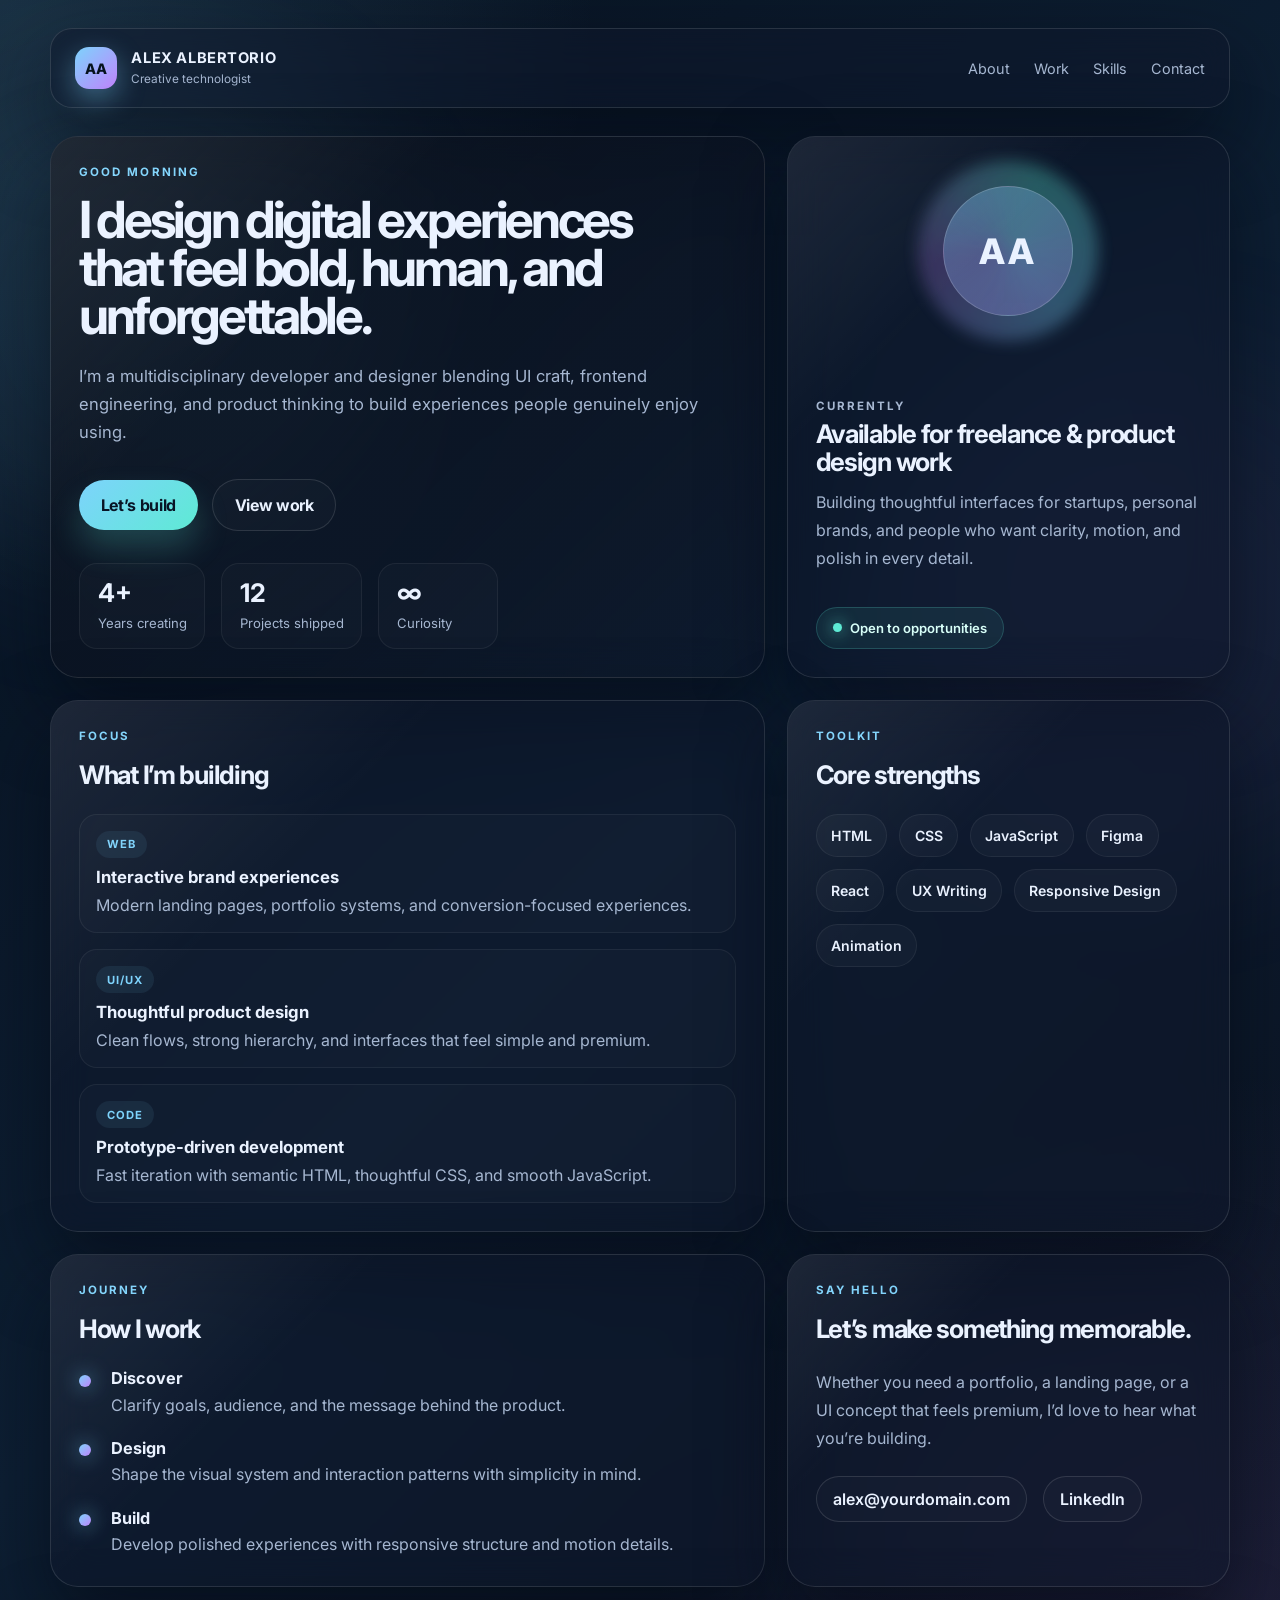
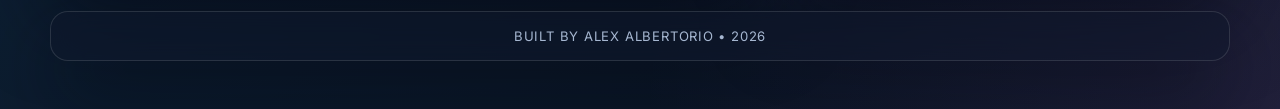
<file: index.html>
<!doctype html>
<html lang="en">

<head>
  <meta charset="UTF-8" />
  <meta name="viewport" content="width=device-width, initial-scale=1.0" />
  <meta name="description"
    content="Alex Albertorio is a creative developer building sleek digital experiences with code, design, and storytelling." />
  <title>Alex Albertorio | Creative Developer</title>
  <link rel="preconnect" href="https://fonts.googleapis.com" />
  <link rel="preconnect" href="https://fonts.gstatic.com" crossorigin />
  <link href="https://fonts.googleapis.com/css2?family=Inter:wght@400;500;600;700;800;900&display=swap"
    rel="stylesheet" />
  <link rel="stylesheet" href="styles.css" />
</head>

<body>
  <div class="page-glow glow-one"></div>
  <div class="page-glow glow-two"></div>

  <div class="page-shell">
    <header class="topbar glass-panel">
      <div class="brand-block">
        <span class="brand-mark">AA</span>
        <div>
          <p class="brand-name">Alex Albertorio</p>
          <span class="brand-tag">Creative technologist</span>
        </div>
      </div>

      <nav class="nav" aria-label="Main navigation">
        <a href="#about">About</a>
        <a href="#work">Work</a>
        <a href="#skills">Skills</a>
        <a href="#contact">Contact</a>
      </nav>
    </header>

    <main class="bento-grid">
      <section class="hero card glass-panel reveal tilt-card" id="about">
        <p class="eyebrow" id="greeting">Good evening</p>
        <h1>I design digital experiences that feel bold, human, and unforgettable.</h1>
        <p class="lede">
          I’m a multidisciplinary developer and designer blending UI craft, frontend engineering,
          and product thinking to build experiences people genuinely enjoy using.
        </p>

        <div class="cta-row">
          <a class="button primary" href="#contact">Let’s build</a>
          <a class="button secondary" href="#work">View work</a>
        </div>

        <ul class="metric-list">
          <li>
            <strong>4+</strong>
            <span>Years creating</span>
          </li>
          <li>
            <strong>12</strong>
            <span>Projects shipped</span>
          </li>
          <li>
            <strong>∞</strong>
            <span>Curiosity</span>
          </li>
        </ul>
      </section>

      <aside class="profile card glass-panel reveal tilt-card">
        <div class="avatar-wrap">
          <div class="avatar-orbit"></div>
          <div class="avatar">AA</div>
        </div>
        <div class="profile-copy">
          <p class="label">Currently</p>
          <h2>Available for freelance & product design work</h2>
          <p>
            Building thoughtful interfaces for startups, personal brands, and people who want
            clarity, motion, and polish in every detail.
          </p>
        </div>
        <span class="presence"><i></i>Open to opportunities</span>
      </aside>

      <section class="focus card glass-panel reveal tilt-card" id="work">
        <div class="section-head">
          <p class="label">Focus</p>
          <h3>What I’m building</h3>
        </div>
        <div class="project-list">
          <article>
            <span class="project-tag">Web</span>
            <h4>Interactive brand experiences</h4>
            <p>Modern landing pages, portfolio systems, and conversion-focused experiences.</p>
          </article>
          <article>
            <span class="project-tag">UI/UX</span>
            <h4>Thoughtful product design</h4>
            <p>Clean flows, strong hierarchy, and interfaces that feel simple and premium.</p>
          </article>
          <article>
            <span class="project-tag">Code</span>
            <h4>Prototype-driven development</h4>
            <p>Fast iteration with semantic HTML, thoughtful CSS, and smooth JavaScript.</p>
          </article>
        </div>
      </section>

      <section class="skills card glass-panel reveal tilt-card" id="skills">
        <div class="section-head">
          <p class="label">Toolkit</p>
          <h3>Core strengths</h3>
        </div>
        <div class="pill-grid">
          <span>HTML</span>
          <span>CSS</span>
          <span>JavaScript</span>
          <span>Figma</span>
          <span>React</span>
          <span>UX Writing</span>
          <span>Responsive Design</span>
          <span>Animation</span>
        </div>
      </section>

      <section class="timeline card glass-panel reveal tilt-card">
        <div class="section-head">
          <p class="label">Journey</p>
          <h3>How I work</h3>
        </div>
        <ul class="timeline-list">
          <li>
            <span class="time-dot"></span>
            <div>
              <strong>Discover</strong>
              <p>Clarify goals, audience, and the message behind the product.</p>
            </div>
          </li>
          <li>
            <span class="time-dot"></span>
            <div>
              <strong>Design</strong>
              <p>Shape the visual system and interaction patterns with simplicity in mind.</p>
            </div>
          </li>
          <li>
            <span class="time-dot"></span>
            <div>
              <strong>Build</strong>
              <p>Develop polished experiences with responsive structure and motion details.</p>
            </div>
          </li>
        </ul>
      </section>

      <section class="contact card glass-panel reveal tilt-card" id="contact">
        <div class="section-head">
          <p class="label">Say hello</p>
          <h3>Let’s make something memorable.</h3>
        </div>
        <p class="contact-copy">
          Whether you need a portfolio, a landing page, or a UI concept that feels premium,
          I’d love to hear what you’re building.
        </p>
        <div class="contact-links">
          <a href="mailto:alex@yourdomain.com">alex@yourdomain.com</a>
          <a href="https://www.linkedin.com" target="_blank" rel="noreferrer">LinkedIn</a>
        </div>
      </section>
    </main>

    <footer class="site-footer glass-panel">
      <p>Built by Alex Albertorio • <span id="year"></span></p>
    </footer>
  </div>

  <script src="app.js"></script>
</body>

</html>
</file>
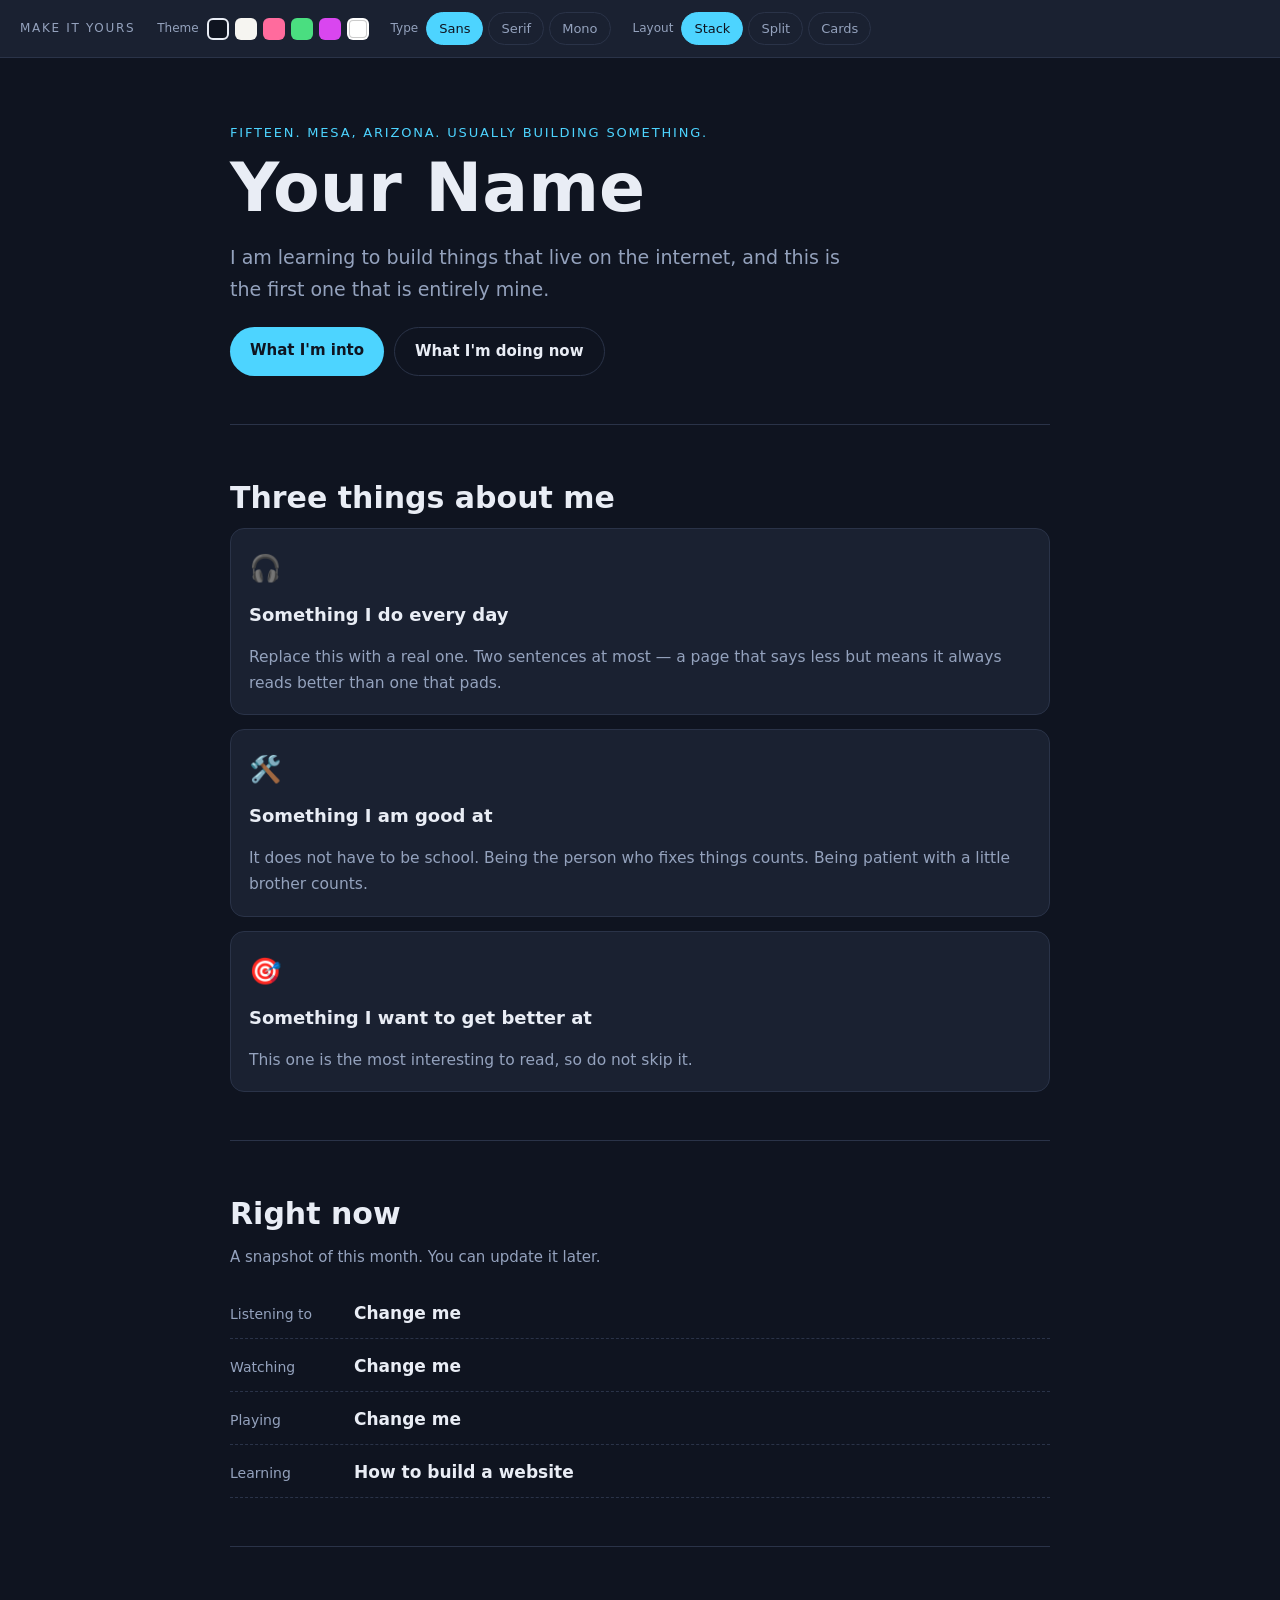
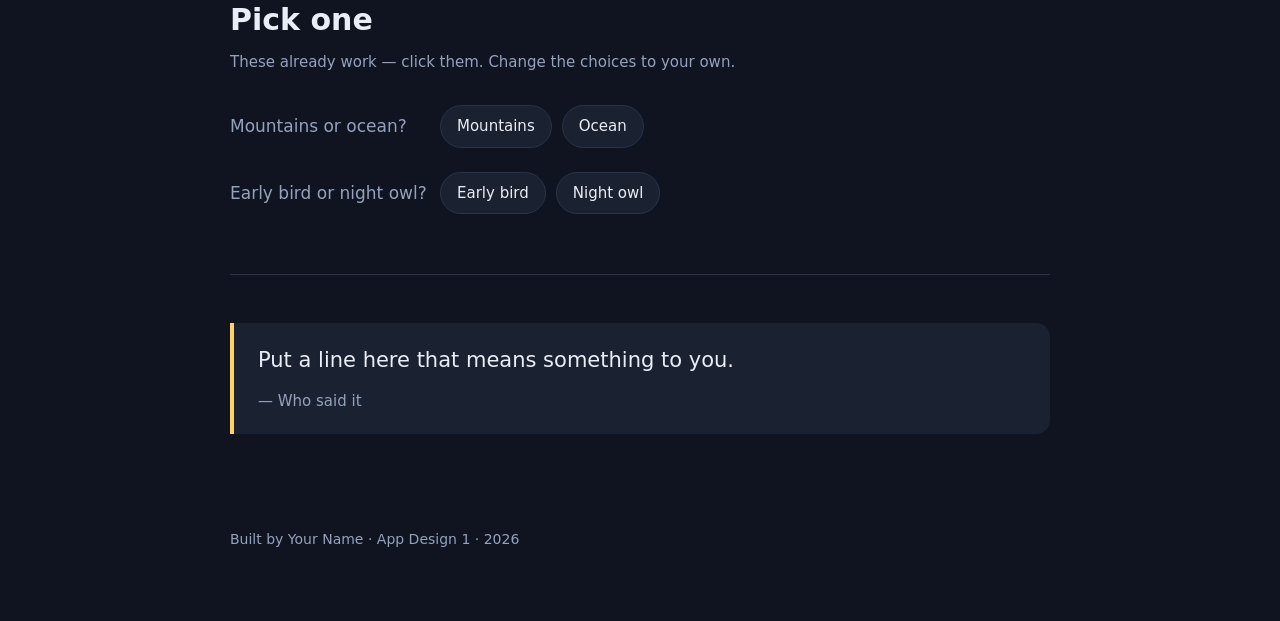
<file: assignments/01-this-is-me/index.html>
<!DOCTYPE html>
<html lang="en" data-theme="midnight" data-font="sans" data-layout="stack">
<head>
  <meta charset="utf-8">
  <meta name="viewport" content="width=device-width, initial-scale=1">

  <!-- TODO 1 — Put your name in the tab.
       This is what shows on the browser tab, not on the page. -->
  <title>This Is Me — Your Name Here</title>

  <link rel="stylesheet" href="styles.css">
</head>
<body>

<!-- ═══════════════════════════════════════════════════════════════════════
     THE CONTROL BAR
     These buttons already work. You do not have to touch them.
     Later in the unit you will learn how they work.
     ═══════════════════════════════════════════════════════════════════ -->
<header class="controls" aria-label="Page controls">
  <span class="controls-label">Make it yours</span>

  <div class="control">
    <span class="control-name">Theme</span>
    <div class="swatches" data-control="theme">
      <button data-value="midnight" class="sw sw-midnight" aria-label="Midnight"></button>
      <button data-value="paper"    class="sw sw-paper"    aria-label="Paper"></button>
      <button data-value="sunset"   class="sw sw-sunset"   aria-label="Sunset"></button>
      <button data-value="forest"   class="sw sw-forest"   aria-label="Forest"></button>
      <button data-value="candy"    class="sw sw-candy"    aria-label="Candy"></button>
      <button data-value="mono"     class="sw sw-mono"     aria-label="Mono"></button>
    </div>
  </div>

  <div class="control">
    <span class="control-name">Type</span>
    <div class="pills" data-control="font">
      <button data-value="sans">Sans</button>
      <button data-value="serif">Serif</button>
      <button data-value="mono">Mono</button>
    </div>
  </div>

  <div class="control">
    <span class="control-name">Layout</span>
    <div class="pills" data-control="layout">
      <button data-value="stack">Stack</button>
      <button data-value="split">Split</button>
      <button data-value="cards">Cards</button>
    </div>
  </div>
</header>

<main>

  <!-- ═════════════════════════════════════════════════════════════════════
       SECTION 1 — THE HERO
       This is the first thing anyone sees. Make it sound like you.
       ═══════════════════════════════════════════════════════════════════ -->
  <section class="hero">
    <!-- TODO 2 — Replace this with something true about you in 3-5 words.
         Not "Welcome to my website". Something only you would write. -->
    <p class="eyebrow">Fifteen. Mesa, Arizona. Usually building something.</p>

    <!-- TODO 3 — Your name. This is the biggest text on the page. -->
    <h1>Your Name</h1>

    <!-- TODO 4 — One sentence. What should someone know about you first? -->
    <p class="lede">
      I am learning to build things that live on the internet, and this is the
      first one that is entirely mine.
    </p>

    <!-- TODO 5 — Change these two buttons to say what YOU want them to say. -->
    <div class="hero-actions">
      <a class="btn btn-solid" href="#things">What I'm into</a>
      <a class="btn btn-ghost" href="#now">What I'm doing now</a>
    </div>
  </section>

  <!-- ═════════════════════════════════════════════════════════════════════
       SECTION 2 — THREE THINGS
       ═══════════════════════════════════════════════════════════════════ -->
  <section id="things">
    <h2>Three things about me</h2>

    <div class="grid">
      <!-- TODO 6 — Replace all three cards. Keep the shape, change the words.
           The emoji is just text — swap it for any character you like. -->
      <article class="card" data-reveal>
        <span class="card-icon">🎧</span>
        <h3>Something I do every day</h3>
        <p>Replace this with a real one. Two sentences at most — a page that
           says less but means it always reads better than one that pads.</p>
      </article>

      <article class="card" data-reveal>
        <span class="card-icon">🛠️</span>
        <h3>Something I am good at</h3>
        <p>It does not have to be school. Being the person who fixes things
           counts. Being patient with a little brother counts.</p>
      </article>

      <article class="card" data-reveal>
        <span class="card-icon">🎯</span>
        <h3>Something I want to get better at</h3>
        <p>This one is the most interesting to read, so do not skip it.</p>
      </article>
    </div>
  </section>

  <!-- ═════════════════════════════════════════════════════════════════════
       SECTION 3 — THE NOW LIST
       ═══════════════════════════════════════════════════════════════════ -->
  <section id="now">
    <h2>Right now</h2>
    <p class="section-note">A snapshot of this month. You can update it later.</p>

    <!-- TODO 7 — Change every line. Add or delete rows: copy a whole
         <li> ... </li> block to add one, delete the block to remove one. -->
    <ul class="nowlist">
      <li><span class="now-k">Listening to</span><span class="now-v">Change me</span></li>
      <li><span class="now-k">Watching</span><span class="now-v">Change me</span></li>
      <li><span class="now-k">Playing</span><span class="now-v">Change me</span></li>
      <li><span class="now-k">Learning</span><span class="now-v">How to build a website</span></li>
    </ul>
  </section>

  <!-- ═════════════════════════════════════════════════════════════════════
       SECTION 4 — THE PICK-ONE
       Click the options. The page remembers your answer.
       ═══════════════════════════════════════════════════════════════════ -->
  <section>
    <h2>Pick one</h2>
    <p class="section-note">These already work — click them. Change the choices to your own.</p>

    <!-- TODO 8 — Write two of your own either/or questions.
         Change the text inside the buttons. -->
    <div class="picker" data-picker="q1">
      <span class="picker-q">Mountains or ocean?</span>
      <button data-pick="Mountains">Mountains</button>
      <button data-pick="Ocean">Ocean</button>
    </div>

    <div class="picker" data-picker="q2">
      <span class="picker-q">Early bird or night owl?</span>
      <button data-pick="Early bird">Early bird</button>
      <button data-pick="Night owl">Night owl</button>
    </div>
  </section>

  <!-- ═════════════════════════════════════════════════════════════════════
       SECTION 5 — THE QUOTE
       ═══════════════════════════════════════════════════════════════════ -->
  <section>
    <!-- TODO 9 — A line you actually like. A lyric, a saying, your own words. -->
    <blockquote>
      <p>Put a line here that means something to you.</p>
      <cite>— Who said it</cite>
    </blockquote>
  </section>

</main>

<footer>
  <!-- TODO 10 — Your name and the year. -->
  <p>Built by Your Name · App Design 1 · 2026</p>
</footer>

<!-- app.js is DONE FOR YOU. Do not edit it yet — we open it in Unit 03. -->
<script src="app.js"></script>
</body>
</html>
</file>
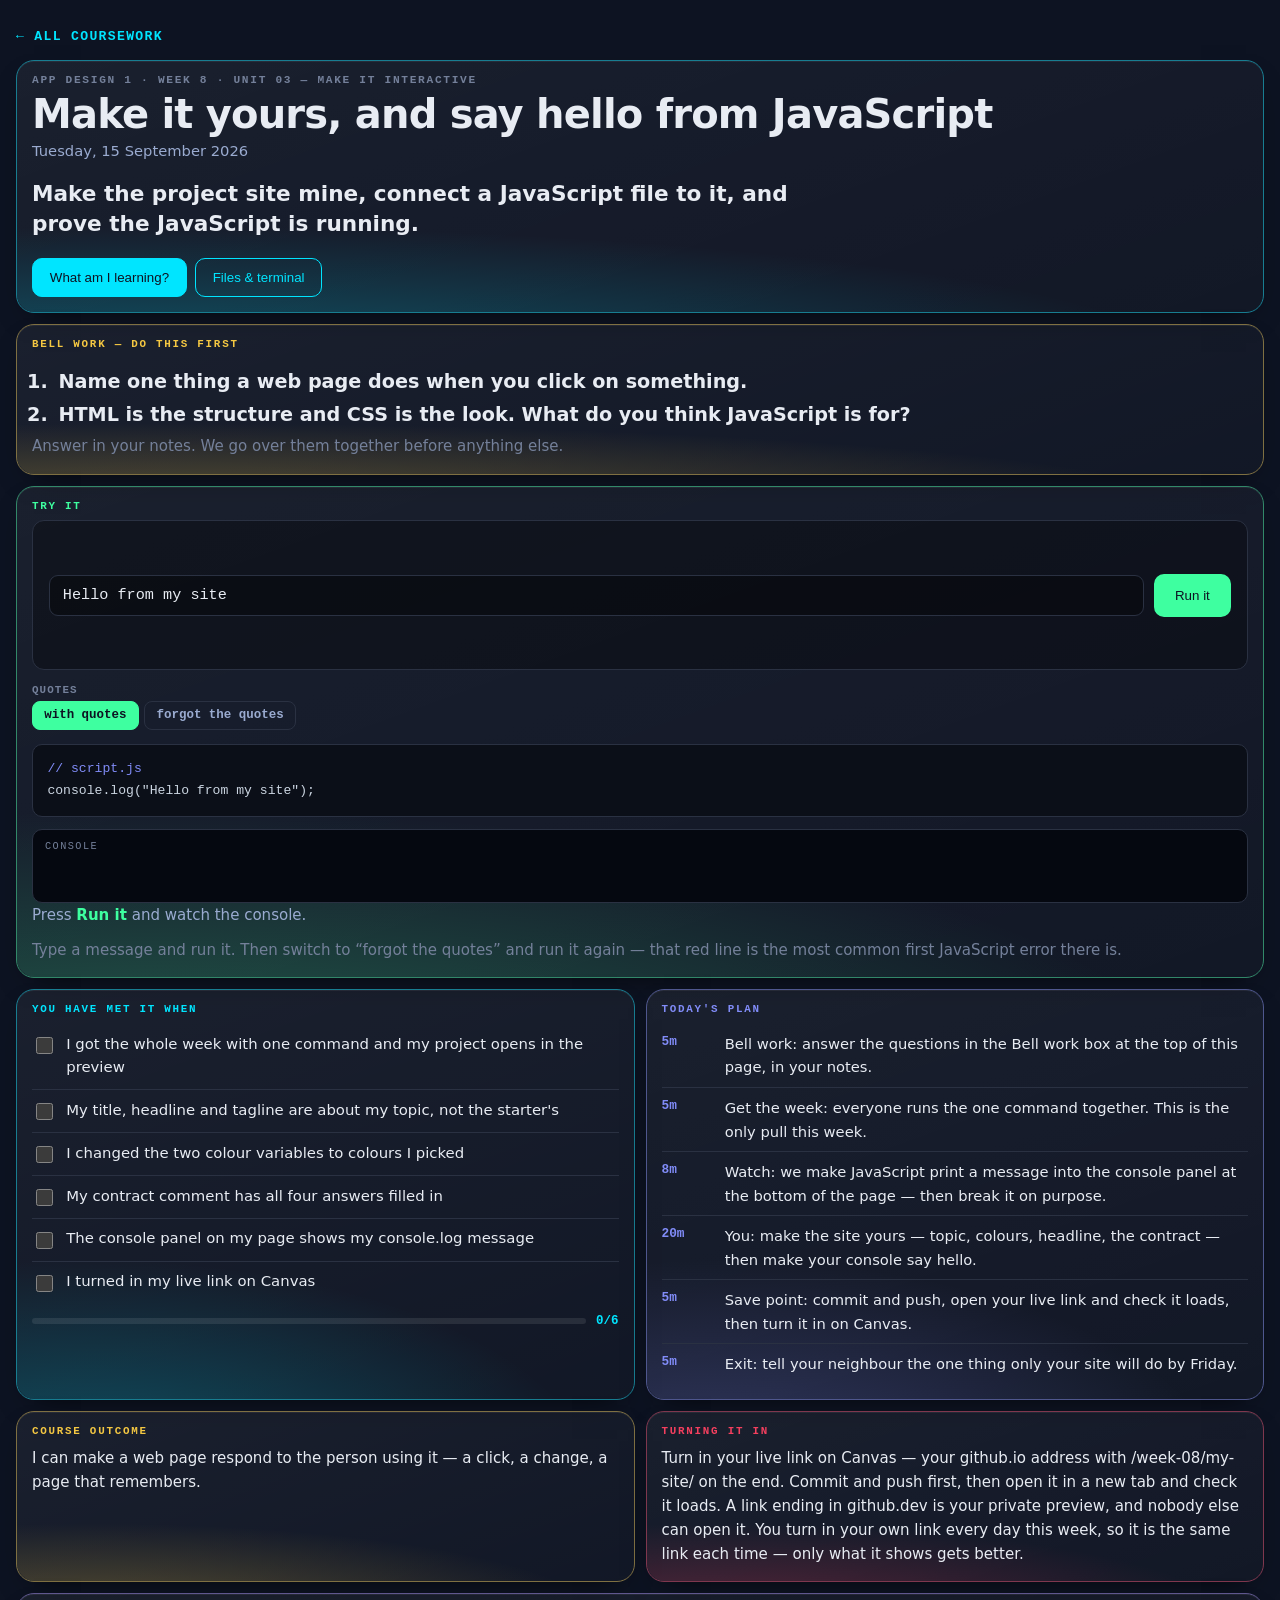
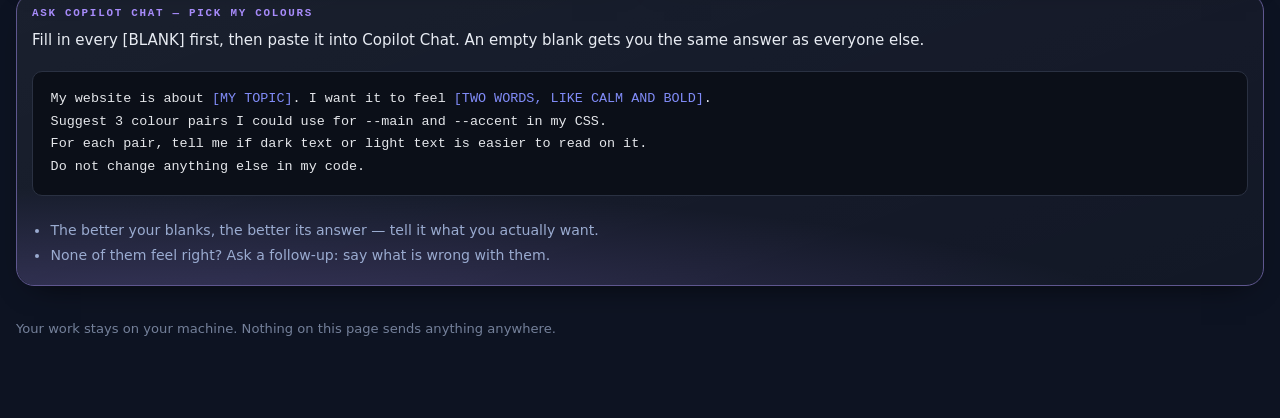
<file: week-08/day-1/index.html>
<!doctype html>
<html lang="en">
<head>
<meta charset="utf-8">
<meta name="viewport" content="width=device-width,initial-scale=1">
<title>Make it yours, and say hello from JavaScript — App Design 1</title>
<meta name="color-scheme" content="dark">
<style>
:root{--acc:var(--ss-cyan,#00e5ff)}
*{box-sizing:border-box}
body{margin:0;background:var(--ss-void,#0d1322);color:var(--ss-bone,#e8ecf3);
  font:16px/1.6 var(--ss-body,"Inter",system-ui,sans-serif);padding:1.4rem 1rem 5rem}
.wrap{max-width:96rem;margin:0 auto}
a.back{display:inline-block;color:var(--acc);text-decoration:none;font:600 .82rem/1 var(--ss-mono,ui-monospace,monospace);
  letter-spacing:.1em;text-transform:uppercase;margin:0 0 1rem}

/* ── the grid: the dashboard's, verbatim in behaviour ───────────────────── */
.bento{display:grid;gap:11px;grid-template-columns:repeat(4,minmax(0,1fr));align-items:stretch}
.bento > *{grid-column:span 2}
.bento > .w1{grid-column:span 1}
.bento > .w4{grid-column:span 4}
/* Height-matching only helps when the tiles in a row are already close. On a phone
   two tiles share a row and one of them is a five-item plan — stretched, its short
   neighbour grew 729px of empty gradient. Ragged is correct at this size. */
@media (max-width:760px){.bento{grid-template-columns:repeat(6,minmax(0,1fr));gap:7px;align-items:start}
  .bento > *{grid-column:span 3} .bento > .w1{grid-column:span 3} .bento > .w4{grid-column:span 6}}
@media (min-width:1500px){.bento{grid-template-columns:repeat(8,minmax(0,1fr))}
  .bento > *{grid-column:span 2} .bento > .w1{grid-column:span 2} .bento > .w4{grid-column:span 8}
  /* the lab keeps six columns and the criteria ride alongside it, so the widest
     screen gains density rather than gaining empty space */
  .bento > .lab{grid-column:span 6} .bento > .lab + *{grid-column:span 2}
  /* The plan is five rows of prose next to two tiles of three lines each. Stretched
     into one row the short pair inflate into dead space, which looks worse than the
     raggedness it was fixing. So the plan takes a narrow column two rows tall and the
     other two stack beside it — the row fills, nothing is padded out to match. */
  .bento > .t-plan{grid-column:span 3;grid-row:span 2}
  .bento > .t-clo, .bento > .t-turn{grid-column:span 5}}

/* ── the tile ───────────────────────────────────────────────────────────── */
.tl{position:relative;overflow:hidden;border-radius:18px;padding:14px 15px 15px;display:flex;flex-direction:column;
  background:linear-gradient(160deg,rgba(255,255,255,.055),rgba(255,255,255,.02));
  border:1px solid color-mix(in srgb, var(--acc) 42%, var(--ss-border,#2a3142));
  box-shadow:0 1px 0 rgba(255,255,255,.06) inset,0 12px 30px -18px rgba(0,0,0,.9);
  transition:transform .16s var(--ss-ease,cubic-bezier(.2,.7,.3,1)),border-color .16s}
.tl::after{content:"";position:absolute;inset:0;pointer-events:none;border-radius:inherit;
  background:radial-gradient(125% 85% at 12% 122%, var(--acc) 0%, transparent 66%);opacity:.30}
.tl > *{position:relative;z-index:1}
.k{display:block;font:600 .68rem/1 var(--ss-mono,ui-monospace,monospace);letter-spacing:.16em;
  text-transform:uppercase;color:var(--acc);margin:0 0 .55rem}

/* hero */
.hero{--acc:var(--ss-cyan,#00e5ff)}
.hero .eyebrow{font:600 .7rem/1 var(--ss-mono,ui-monospace,monospace);letter-spacing:.15em;
  text-transform:uppercase;color:var(--ss-faint,#74809a)}
.hero h1{font-family:var(--ss-display,"Syne",system-ui,sans-serif);font-size:clamp(1.5rem,3.4vw,2.5rem);
  line-height:1.08;letter-spacing:-.02em;margin:.45rem 0 .2rem}
.hero .when{color:var(--ss-mist,#9aabd0);font-size:.92rem;margin:0 0 1rem}
.hero .slo{font-size:clamp(1.05rem,1.7vw,1.35rem);font-weight:600;line-height:1.42;margin:0;max-width:52rem}
.hero .row{display:flex;flex-wrap:wrap;gap:.5rem;margin-top:1.1rem}

button.b{cursor:pointer;font:600 .84rem/1 inherit;padding:.7rem 1.05rem;border-radius:10px;
  border:1px solid var(--acc);background:transparent;color:var(--acc);transition:background .15s,color .15s}
button.b:hover{background:var(--acc);color:var(--ss-void,#0d1322)}
button.b.solid{background:var(--acc);color:var(--ss-void,#0d1322)}
button.b.solid:hover{filter:brightness(1.12)}
a.b{display:inline-block;text-decoration:none}

/* success criteria */
.sc{list-style:none;margin:0;padding:0}
.sc li{border-bottom:1px solid var(--ss-border,#2a3142)}
.sc li:last-child{border-bottom:0}
.sc label{display:flex;gap:.65rem;align-items:flex-start;padding:.55rem 0;cursor:pointer;font-size:.93rem}
.sc input{margin-top:.28rem;width:1.05rem;height:1.05rem;accent-color:var(--acc);flex:none}
.sc input:checked + span{color:var(--ss-faint,#74809a);text-decoration:line-through}
.prog{display:flex;align-items:center;gap:.6rem;margin-top:.7rem}
.prog .bar{flex:1;height:6px;border-radius:99px;background:rgba(255,255,255,.09);overflow:hidden}
.prog .bar i{display:block;height:100%;width:0;background:var(--acc);transition:width .25s}
.prog b{font:700 .78rem/1 var(--ss-mono,ui-monospace,monospace);color:var(--acc)}

/* plan */
.plan{list-style:none;margin:0;padding:0}
.plan li{display:flex;gap:.75rem;padding:.5rem 0;border-bottom:1px solid var(--ss-border,#2a3142);font-size:.92rem}
.plan li:last-child{border-bottom:0}
.plan .m{flex:none;width:3.2rem;font:700 .8rem/1.55 var(--ss-mono,ui-monospace,monospace);color:var(--acc)}

/* generic tile text */
.tl p{margin:0 0 .7rem;font-size:.94rem}.tl p:last-child{margin:0}
.tl .big{font-size:1.02rem;line-height:1.5}

/* ── the lab ────────────────────────────────────────────────────────────── */
.lab{--acc:var(--ss-green,#3effa0)}
.lab .stage{background:rgba(0,0,0,.32);border:1px solid var(--ss-border,#2a3142);border-radius:12px;
  padding:16px;min-height:0;height:clamp(150px,20vh,190px);display:flex}
.lab .stage .fx{flex:1;display:flex;gap:10px;transition:all .28s var(--ss-ease,cubic-bezier(.2,.7,.3,1))}
.lab .box{background:color-mix(in srgb,var(--acc) 30%,transparent);border:1px solid var(--acc);
  border-radius:9px;padding:.7rem .9rem;font:700 .82rem/1.3 var(--ss-mono,ui-monospace,monospace);
  color:var(--ss-bone,#e8ecf3);display:grid;place-items:center;transition:all .28s}
.lab .box.b2{min-height:64px}.lab .box.b3{min-height:88px}
.ctrls{margin-top:.9rem;display:grid;gap:.7rem}
.ctrl .cn{font:600 .68rem/1 var(--ss-mono,ui-monospace,monospace);letter-spacing:.1em;text-transform:uppercase;
  color:var(--ss-faint,#74809a);margin-bottom:.35rem}
.seg{display:flex;flex-wrap:wrap;gap:.35rem}
.seg button{cursor:pointer;font:600 .78rem/1 var(--ss-mono,ui-monospace,monospace);padding:.45rem .7rem;
  border-radius:8px;border:1px solid var(--ss-border,#2a3142);background:transparent;color:var(--ss-mist,#9aabd0)}
.seg button[aria-pressed=true]{background:var(--acc);border-color:var(--acc);color:var(--ss-void,#0d1322)}
.readout{margin-top:.9rem;background:#0b0f18;border:1px solid var(--ss-border,#2a3142);border-radius:10px;
  padding:.8rem .9rem;font:.82rem/1.7 var(--ss-mono,ui-monospace,monospace);color:#cbd5e1;overflow-x:auto}
.readout .p{color:var(--ss-peri,#818cf8)}.readout .v{color:var(--ss-green,#3effa0)}
.axis{margin-top:.75rem;font-size:.87rem;color:var(--ss-mist,#9aabd0)}
.axis b{color:var(--acc)}
.slid{width:100%;accent-color:var(--acc)}

/* ── modal ──────────────────────────────────────────────────────────────── */
dialog{border:none;padding:0;background:transparent;max-width:min(46rem,94vw);width:100%}
dialog::backdrop{background:rgba(6,9,16,.74)}
.sheet{background:var(--ss-ink,#161d31);border:1px solid var(--ss-border,#2a3142);border-radius:18px;
  padding:1.4rem 1.5rem;color:var(--ss-bone,#e8ecf3);max-height:84vh;overflow:auto}
.sheet h3{font-family:var(--ss-display,"Syne",system-ui,sans-serif);font-size:1.25rem;margin:0 0 .8rem}
.sheet p{font-size:.98rem;margin:0 0 .9rem}
.sheet .x{position:sticky;top:0;float:right;cursor:pointer;background:transparent;border:1px solid var(--ss-border,#2a3142);
  color:var(--ss-mist,#9aabd0);border-radius:8px;font:600 .75rem/1 var(--ss-mono,ui-monospace,monospace);padding:.45rem .6rem}
.sheet img{width:100%;height:auto;border-radius:10px;border:1px solid var(--ss-border,#2a3142)}
pre.code{background:#0b0f18;border:1px solid var(--ss-border,#2a3142);border-radius:10px;padding:1rem 1.1rem;
  overflow-x:auto;font:.84rem/1.7 var(--ss-mono,ui-monospace,monospace);color:#e5e7eb;margin:.5rem 0;position:relative}
pre.code b{color:var(--ss-peri,#818cf8);font-weight:400}
.codewrap{position:relative}
.codewrap .cp{position:absolute;top:.55rem;right:.55rem;cursor:pointer;border:1px solid #3b4252;background:#1c2230;
  color:var(--ss-peri,#818cf8);font:600 .72rem/1 var(--ss-mono,ui-monospace,monospace);letter-spacing:.06em;
  text-transform:uppercase;padding:.42rem .65rem;border-radius:6px}
.codewrap .cp.ok{background:#064e3b;border-color:#10b981;color:#6ee7b7}
.files{list-style:none;margin:.5rem 0 0;padding:0}
.files li{padding:.5rem 0;border-top:1px solid var(--ss-border,#2a3142)}
.files a{color:var(--acc);font:600 .9rem/1.5 var(--ss-mono,ui-monospace,monospace);text-decoration:none}
.files span{display:block;color:var(--ss-faint,#74809a);font-size:.85rem;margin-top:.1rem}
.who{display:flex;gap:.7rem;flex-wrap:wrap;margin:0 0 .8rem}
.who label{flex:1 1 9rem;font:600 .7rem/1 var(--ss-mono,ui-monospace,monospace);letter-spacing:.08em;
  text-transform:uppercase;color:var(--ss-faint,#74809a)}
.who input{display:block;width:100%;margin-top:.35rem;padding:.55rem .65rem;font:inherit;color:var(--ss-bone,#e8ecf3);
  background:rgba(0,0,0,.3);border:1px solid var(--ss-border,#2a3142);border-radius:8px}
.who input:focus{outline:none;border-color:var(--acc)}
.hint{color:var(--ss-faint,#74809a);font-size:.85rem;margin:.6rem 0 0}
footer{max-width:96rem;margin:2rem auto 0;color:var(--ss-faint,#74809a);font-size:.82rem}

/* ── JavaScript labs ────────────────────────────────────────────────────────
   A JavaScript day has no box to push around; what it has is a console that talks back.
   So these labs carry a small console, styled like the real one, and every lab's readout
   is the exact code the student would type into script.js. */
.lab .jsrow{display:flex;flex-wrap:wrap;gap:.6rem;align-items:center;width:100%}
.lab .jsin{flex:1;min-width:10rem;padding:.65rem .8rem;border-radius:9px;border:1px solid var(--ss-border,#2a3142);
  background:rgba(0,0,0,.35);color:var(--ss-bone,#e8ecf3);font:.95rem var(--ss-mono,ui-monospace,monospace)}
.lab .jsin:focus{outline:none;border-color:var(--acc)}
.lab .demo{font:700 .95rem/1 inherit;background:var(--acc);color:#0d1322;border:2px solid var(--acc);
  border-radius:10px;padding:.75rem 1.2rem;cursor:pointer;transition:filter .15s,transform .1s}
.lab .demo:hover{filter:brightness(1.12)}.lab .demo:active{transform:translateY(2px)}
.lab .demo:focus-visible{outline:none;box-shadow:0 0 0 4px rgba(255,255,255,.35)}
.lab .val{font:700 clamp(1.3rem,3vw,2.1rem)/1.15 var(--ss-display,system-ui,sans-serif);color:var(--ss-bone,#e8ecf3)}
.lab .stage.col{flex-direction:column;align-items:flex-start;justify-content:center;gap:.8rem;height:auto;min-height:150px}
.devcon{margin-top:.8rem;background:#050810;border:1px solid var(--ss-border,#2a3142);border-radius:10px;
  min-height:4.6rem;max-height:9rem;overflow:auto;padding:.5rem .75rem;font:.8rem/1.6 var(--ss-mono,ui-monospace,monospace)}
.devcon .hd{color:var(--ss-faint,#74809a);font-size:.64rem;letter-spacing:.14em;text-transform:uppercase;margin-bottom:.25rem}
.devcon .ok{color:#e5e7eb}.devcon .ok::before{content:"› ";color:var(--ss-faint,#74809a)}
.devcon .err{color:#fca5a5;background:rgba(244,63,94,.12);border-radius:5px;padding:0 .35rem}

/* ── Bell work ──────────────────────────────────────────────────────────── */
.bellq{margin:.2rem 0 0;padding-left:1.4rem;font-size:clamp(1rem,1.5vw,1.2rem);font-weight:600;line-height:1.45}
.bellq li{margin:.35rem 0;padding-left:.25rem}

/* ── Ask Copilot Chat ───────────────────────────────────────────────────── */
.t-prompt pre.code{white-space:pre-wrap}
.t-prompt .rules{margin:.7rem 0 0;padding-left:1.15rem;font-size:.88rem;color:var(--ss-mist,#9aabd0)}
.t-prompt .rules li{margin:.2rem 0}
</style>
</head>
<body>
<div class="wrap">
  <a class="back" href="../../">&larr; All coursework</a>
  <div class="bento">
    <section class="tl hero w4">
      <div class="eyebrow">App Design 1 &middot; Week 8 &middot; Unit 03 — Make it interactive</div>
      <h1>Make it yours, and say hello from JavaScript</h1>
      <p class="when">Tuesday, 15 September 2026</p>
      <p class="slo">Make the project site mine, connect a JavaScript file to it, and prove the JavaScript is running.</p>
      <div class="row">
        <button class="b solid" data-open="m-read" type="button">What am I learning?</button>
        
        <button class="b" data-open="m-files" type="button">Files &amp; terminal</button>
      </div>
    </section>
    <section class="tl w4 t-bell" style="--acc:var(--ss-gold,#f5c842)">
      <span class="k">Bell work — do this first</span>
      <ol class="bellq"><li>Name one thing a web page does when you click on something.</li><li>HTML is the structure and CSS is the look. What do you think JavaScript is for?</li></ol>
      <p class="hint">Answer in your notes. We go over them together before anything else.</p>
    </section>
    <section class="tl lab w4" id="lab" data-lab="console">
      <span class="k">Try it</span>
      <div class="stage col"><div class="jsrow">
        <input class="jsin" id="cin" type="text" value="Hello from my site" aria-label="Your message">
        <button class="demo" id="crun" type="button">Run it</button>
      </div></div>
      <div class="ctrls"><div class="ctrl"><div class="cn">quotes</div><div class="seg" data-prop="quotes">
      <button type="button" data-v="with" aria-pressed="true">with quotes</button><button type="button" data-v="forgot" aria-pressed="false">forgot the quotes</button>
    </div></div></div>
      <div class="readout" id="ro"></div>
      <div class="devcon" id="cout"><div class="hd">Console</div></div>
      <p class="axis" id="axis">Press <b>Run it</b> and watch the console.</p>
      <p class="hint">Type a message and run it. Then switch to “forgot the quotes” and run it again — that red line is the most common first JavaScript error there is.</p>
    </section>
    <section class="tl">
      <span class="k">You have met it when</span>
      <ul class="sc"><li><label><input type="checkbox" data-sc="0"><span>I got the whole week with one command and my project opens in the preview</span></label></li><li><label><input type="checkbox" data-sc="1"><span>My title, headline and tagline are about my topic, not the starter's</span></label></li><li><label><input type="checkbox" data-sc="2"><span>I changed the two colour variables to colours I picked</span></label></li><li><label><input type="checkbox" data-sc="3"><span>My contract comment has all four answers filled in</span></label></li><li><label><input type="checkbox" data-sc="4"><span>The console panel on my page shows my console.log message</span></label></li><li><label><input type="checkbox" data-sc="5"><span>I turned in my live link on Canvas</span></label></li></ul>
      <div class="prog"><div class="bar"><i id="scbar"></i></div><b id="scnum">0/6</b></div>
    </section>
    <section class="tl t-plan" style="--acc:var(--ss-peri,#818cf8)">
      <span class="k">Today's plan</span>
      <ul class="plan"><li><span class="m">5m</span><span>Bell work: answer the questions in the Bell work box at the top of this page, in your notes.</span></li><li><span class="m">5m</span><span>Get the week: everyone runs the one command together. This is the only pull this week.</span></li><li><span class="m">8m</span><span>Watch: we make JavaScript print a message into the console panel at the bottom of the page — then break it on purpose.</span></li><li><span class="m">20m</span><span>You: make the site yours — topic, colours, headline, the contract — then make your console say hello.</span></li><li><span class="m">5m</span><span>Save point: commit and push, open your live link and check it loads, then turn it in on Canvas.</span></li><li><span class="m">5m</span><span>Exit: tell your neighbour the one thing only your site will do by Friday.</span></li></ul>
    </section>
    <section class="tl t-clo" style="--acc:var(--ss-gold,#f5c842)">
      <span class="k">Course outcome</span><p>I can make a web page respond to the person using it — a click, a change, a page that remembers.</p>
    </section>
    <section class="tl t-turn" style="--acc:var(--ss-rose,#f43f5e)">
      <span class="k">Turning it in</span><p>Turn in your live link on Canvas — your github.io address with /week-08/my-site/ on the end. Commit and push first, then open it in a new tab and check it loads. A link ending in github.dev is your private preview, and nobody else can open it. You turn in your own link every day this week, so it is the same link each time — only what it shows gets better.</p>
    </section>
    <section class="tl w4 t-prompt" style="--acc:var(--ss-violet,#a78bfa)">
      <span class="k">Ask Copilot Chat — pick my colours</span>
      <p>Fill in every [BLANK] first, then paste it into Copilot Chat. An empty blank gets you the same answer as everyone else.</p>
      <div class="codewrap"><button class="cp" type="button">Copy</button><pre class="code">My website is about <b>[MY TOPIC]</b>. I want it to feel <b>[TWO WORDS, LIKE CALM AND BOLD]</b>.
Suggest 3 colour pairs I could use for --main and --accent in my CSS.
For each pair, tell me if dark text or light text is easier to read on it.
Do not change anything else in my code.</pre></div>
      <ul class="rules"><li>The better your blanks, the better its answer — tell it what you actually want.</li><li>None of them feel right? Ask a follow-up: say what is wrong with them.</li></ul>
    </section>
  </div>
  <footer>Your work stays on your machine. Nothing on this page sends anything anywhere.</footer>
</div>

  <dialog id="m-read"><div class="sheet"><button class="x" data-close type="button">Close</button>
    <h3>What am I learning?</h3><p>This week your site stops just sitting there. By Friday, clicking something on it will do a thing only your site does — and you will have built it yourself, in JavaScript.</p><p>Today is the setup, and it matters more than it sounds. First you get the whole week in one go, so there is nothing to pull again until next week. Then you make the project yours — your topic, your colours, your words — because a feature on somebody else's page is not your feature.</p><p>Last, you prove your JavaScript is running with one line: console.log. The console is where JavaScript talks back to you. School Chromebooks block the browser's own console, so your project has one built in — a panel along the bottom of your page. console.log prints there, and so does every error. When something goes wrong this week, that panel is where it tells you what, so you learn to read it on day one.</p></div></dialog>

  

  <dialog id="m-files"><div class="sheet"><button class="x" data-close type="button">Close</button>
    <h3>Files &amp; terminal</h3>
    <p>Everything for this week is already in your week folder.</p>

    <h3 style="margin-top:1.3rem">Get the whole week — once</h3>
    <p>The whole week comes down in one go — all four days and the project you build in. Run this once, on Tuesday, in the terminal at the bottom of your Codespace.</p>
    <div class="codewrap"><button class="cp" type="button">Copy</button><pre class="code"><b># the whole week in one go — do this once</b>
npx degit coltonsharp-dev/ALA2627-ASD-Coursework/week-08 week-08
cd week-08/my-site
python -m http.server 8000</pre></div>
    <p>Wednesday to Friday there is nothing to pull. Your project is already in week-08/my-site — open it, start the preview with the last line, and keep going.</p>
    <p class="hint">Terminal not co-operating? The Week 8 page has a Download button for the same project. Use it and keep going — do not lose a period to a command.</p>
  </div></dialog>
<script>
var NL = String.fromCharCode(10);
var RC = null;

/* modals */
document.querySelectorAll("[data-open]").forEach(function(b){
  b.addEventListener("click", function(){
    var d = document.getElementById(b.getAttribute("data-open"));
    if (d && d.showModal) d.showModal();
  });
});
document.querySelectorAll("[data-close]").forEach(function(b){
  b.addEventListener("click", function(){ b.closest("dialog").close(); });
});
document.querySelectorAll("dialog").forEach(function(d){
  d.addEventListener("click", function(e){ if (e.target === d) d.close(); });
});

/* success criteria progress */
var scBoxes = [].slice.call(document.querySelectorAll("input[data-sc]"));
var scBar = document.getElementById("scbar"), scNum = document.getElementById("scnum");
function scSync(){
  var n = scBoxes.filter(function(b){ return b.checked; }).length;
  if (scBar) scBar.style.width = (scBoxes.length ? (n / scBoxes.length) * 100 : 0) + "%";
  if (scNum) scNum.textContent = n + "/" + scBoxes.length;
}
scBoxes.forEach(function(b){ b.addEventListener("change", scSync); });
scSync();

/* copy buttons */
document.querySelectorAll(".codewrap .cp").forEach(function(b){
  b.addEventListener("click", function(){
    var t = b.parentElement.querySelector("pre").innerText;
    function done(){ b.textContent = "Copied"; b.classList.add("ok");
      setTimeout(function(){ b.textContent = "Copy"; b.classList.remove("ok"); }, 1600); }
    function fb(){ var r = document.createRange(); r.selectNodeContents(b.parentElement.querySelector("pre"));
      var s = getSelection(); s.removeAllRanges(); s.addRange(r); b.textContent = "Press Ctrl+C";
      setTimeout(function(){ b.textContent = "Copy"; }, 2200); }
    if (navigator.clipboard) navigator.clipboard.writeText(t).then(done, fb); else fb();
  });
});

/* ---- labs ---- */
var fx = document.getElementById("fx"), ro = document.getElementById("ro"), axis = document.getElementById("axis");
var state = {};
function segWire(onChange){
  document.querySelectorAll(".seg").forEach(function(seg){
    var prop = seg.getAttribute("data-prop");
    var pressed = seg.querySelector("[aria-pressed=true]");
    state[prop] = pressed ? pressed.getAttribute("data-v") : null;
    seg.querySelectorAll("button").forEach(function(btn){
      btn.addEventListener("click", function(){
        seg.querySelectorAll("button").forEach(function(o){ o.setAttribute("aria-pressed", "false"); });
        btn.setAttribute("aria-pressed", "true");
        state[prop] = btn.getAttribute("data-v");
        onChange();
      });
    });
  });
  onChange();
}
function css(rules){
  return rules.map(function(r){
    return '<span class="p">' + r[0] + '</span>: <span class="v">' + r[1] + '</span>;';
  }).join("<br>");
}

if (fx && document.querySelector('.seg[data-prop="flex-direction"]')) {
  segWire(function(){
    fx.style.flexDirection  = state["flex-direction"];
    fx.style.justifyContent = state["justify-content"];
    fx.style.alignItems     = state["align-items"];
    ro.innerHTML = ".cards {<br>&nbsp;&nbsp;" + css([
      ["display","flex"],["flex-direction",state["flex-direction"]],
      ["justify-content",state["justify-content"]],["align-items",state["align-items"]]
    ]).split("<br>").join("<br>&nbsp;&nbsp;") + "<br>}";
    var col = state["flex-direction"] === "column";
    axis.innerHTML = col
      ? "Direction is <b>column</b>, so the main axis runs <b>down</b>. justify-content is now moving things <b>vertically</b> and align-items is moving them <b>across</b>. They swapped."
      : "Direction is <b>row</b>, so the main axis runs <b>across</b>. justify-content moves things <b>horizontally</b>, align-items moves them <b>vertically</b>.";
  });
}

if (fx && document.querySelector('.seg[data-prop="tool"]')) {
  var b1 = document.getElementById("sb1"), b2 = document.getElementById("sb2"), b3 = document.getElementById("sb3");
  segWire(function(){
    var n = state["size"] + "px", tool = state["tool"];
    fx.style.gap = tool === "gap" ? n : "0px";
    [b1,b2,b3].forEach(function(b){
      b.style.padding = tool === "padding" ? n : "0.7rem 0.9rem";
      b.style.margin  = tool === "margin"  ? n : "0px";
    });
    ro.innerHTML = tool === "gap"
      ? ".cards {<br>&nbsp;&nbsp;" + css([["display","flex"],["gap",n]]).split("<br>").join("<br>&nbsp;&nbsp;") + "<br>}"
      : ".card {<br>&nbsp;&nbsp;" + css([[tool,n]]) + "<br>}";
    axis.innerHTML = tool === "gap"
      ? "<b>gap</b> sits between the boxes and adds nothing to the outside edges. It only works because the parent is a flex container."
      : tool === "padding"
        ? "<b>padding</b> is inside each box, so the boxes grow. The space between them has not changed."
        : "<b>margin</b> is outside each box, so it pushes the neighbours away &mdash; and it also pushes against the container edge, which gap does not.";
  });
}

if (document.getElementById("dbtn")) {
  var ro2 = document.getElementById("ro");
  ro2.innerHTML = ".btn:hover&nbsp;&nbsp;&nbsp;&nbsp;{ " + '<span class="p">filter</span>: <span class="v">brightness(1.15)</span>;' + " }<br>" +
    ".btn:focus-visible { " + '<span class="p">box-shadow</span>: <span class="v">0 0 0 4px</span>;' + " }<br>" +
    ".btn:active&nbsp;&nbsp;&nbsp;{ " + '<span class="p">transform</span>: <span class="v">translateY(2px)</span>;' + " }";
}

/* ---- JavaScript labs ---- */
function escH(t){ return String(t).split("&").join("&amp;").split("<").join("&lt;").split(">").join("&gt;"); }
var cout = document.getElementById("cout");
function logLine(text, bad){
  if (!cout) return;
  var row = document.createElement("div"); row.className = bad ? "err" : "ok"; row.textContent = text;
  cout.appendChild(row); cout.scrollTop = cout.scrollHeight;
}

if (document.querySelector('[data-lab="console"]')) {
  var cin = document.getElementById("cin");
  var cline = function(){
    var msg = cin.value;
    return state["quotes"] === "forgot" ? "console.log(" + msg + ");" : 'console.log("' + msg + '");';
  };
  segWire(function(){ ro.innerHTML = '<span class="p">// script.js</span><br>' + escH(cline()); });
  cin.addEventListener("input", function(){ ro.innerHTML = '<span class="p">// script.js</span><br>' + escH(cline()); });
  document.getElementById("crun").addEventListener("click", function(){
    var msg = cin.value;
    if (state["quotes"] === "forgot") {
      /* the real browser error, not a made-up one: one word is a name nobody defined;
         several words are not even valid code, so the browser stops before running it */
      var parts = msg.trim().split(" ").filter(function(w){ return w.length; });
      if (parts.length > 1) {
        logLine("Uncaught SyntaxError: missing ) after argument list", true);
        axis.innerHTML = "Red. Without quotes, JavaScript reads <b>" + escH(parts[0]) + " " + escH(parts[1]) + "</b> as code, and that is not valid code &mdash; so nothing in the file runs. Quotes mean <b>this is text</b>.";
      } else {
        var word = parts[0] || "message";
        logLine("Uncaught ReferenceError: " + word + " is not defined", true);
        axis.innerHTML = "Red. Without quotes JavaScript thinks <b>" + escH(word) + "</b> is the name of something, and nothing has that name. Quotes mean <b>this is text</b>.";
      }
    } else {
      logLine(msg, false);
      axis.innerHTML = "It printed. That is JavaScript talking back to you &mdash; every day this week starts here.";
    }
  });
}

if (document.querySelector('[data-lab="click"]')) {
  var kb = document.getElementById("cbtn"), kt = document.getElementById("ctext");
  var kcol = ["#3effa0", "#f5c842", "#818cf8", "#f43f5e"], kci = 0, kev = null;
  var kdo = function(){
    var d = state["does"];
    if (d === "log") logLine("The button was used (" + state["event"] + ")", false);
    if (d === "text") kt.textContent = "You did it. The page changed.";
    if (d === "colour") { kci = (kci + 1) % kcol.length; kb.style.background = kcol[kci]; kb.style.borderColor = kcol[kci]; }
  };
  segWire(function(){
    if (kev) kb.removeEventListener(kev, kdo);
    kev = state["event"]; kb.addEventListener(kev, kdo);
    kt.textContent = "Nothing has happened yet."; kb.style.background = ""; kb.style.borderColor = "";
    var inner = state["does"] === "log" ? 'console.log("The button was used");'
      : state["does"] === "text" ? 'output.textContent = "You did it. The page changed.";'
      : 'button.style.background = "gold";';
    var lines = ['const button = document.querySelector("#action");'];
    if (state["does"] === "text") lines.push('const output = document.querySelector("#output");');
    lines.push("");
    lines.push('button.addEventListener("' + kev + '", function () {');
    ro.innerHTML = lines.map(escH).join("<br>") + "<br>&nbsp;&nbsp;" + escH(inner) + "<br>" + escH("});");
    axis.innerHTML = kev === "click" ? "<b>click</b> runs the function once the button is pressed and let go."
      : kev === "dblclick" ? "<b>dblclick</b> needs two quick clicks. Try one click &mdash; nothing happens now."
      : "<b>mouseenter</b> runs the moment the pointer arrives. No click at all.";
  });
}

if (document.querySelector('[data-lab="state"]')) {
  var sb = document.getElementById("sbtn"), sv = document.getElementById("sval");
  var count = 0, isOn = false, spot = 0, msgs = ["Go team!", "Practice starts at 3", "Big game Friday"];
  var sdraw = function(){
    var f = state["feature"], code = [];
    if (f === "counter") { sv.textContent = String(count); sb.textContent = "Add one";
      code = ["let count = " + count + ";", "", "function addOne() {", "  count = count + 1;", "  output.textContent = count;", "}", "", 'button.addEventListener("click", addOne);']; }
    if (f === "toggle") { sv.textContent = isOn ? "ON" : "OFF"; sb.textContent = "Switch";
      code = ["let isOn = " + isOn + ";", "", "function flip() {", "  isOn = !isOn;", '  output.textContent = isOn ? "ON" : "OFF";', "}", "", 'button.addEventListener("click", flip);']; }
    if (f === "messages") { sv.textContent = msgs[spot]; sb.textContent = "Next";
      code = ['let messages = ["Go team!", "Practice starts at 3", "Big game Friday"];', "let spot = " + spot + ";", "", "function next() {", "  spot = (spot + 1) % messages.length;", "  output.textContent = messages[spot];", "}", "", 'button.addEventListener("click", next);']; }
    ro.innerHTML = code.map(function(l){ return escH(l).split("  ").join("&nbsp;&nbsp;"); }).join("<br>");
  };
  sb.addEventListener("click", function(){
    var f = state["feature"];
    if (f === "counter") count = count + 1;
    if (f === "toggle") isOn = !isOn;
    if (f === "messages") spot = (spot + 1) % msgs.length;
    sdraw();
    axis.innerHTML = "Look at the first line: the value changed. <b>That is a variable</b> &mdash; the page remembering something between clicks.";
  });
  segWire(sdraw);
}

/* receipt */
var rcGo = document.getElementById("rc-go");
if (rcGo) rcGo.addEventListener("click", function(){
  var name = (document.getElementById("rc-name").value || "").trim();
  var period = (document.getElementById("rc-period").value || "").trim();
  var msg = document.getElementById("rc-msg");
  if (!name) { msg.textContent = "Put your name in first — the receipt is no use without it."; return; }
  var boxes = [].slice.call(document.querySelectorAll("input[data-rc]"));
  var items = boxes.map(function(b){
    return { done: b.checked, text: b.parentElement.querySelector("span").textContent.trim() };
  });
  var doneN = items.filter(function(i){ return i.done; }).length;
  var L = [];
  L.push("RECEIPT — " + RC.course);
  L.push(RC.title);
  L.push("Week " + RC.week + " · Day " + RC.day + " · " + RC.date);
  L.push("");
  L.push("Name:      " + name);
  L.push("Period:    " + (period || "not given"));
  L.push("Finished:  " + new Date().toLocaleString());
  L.push("Completed: " + doneN + " of " + items.length);
  L.push("");
  L.push("WHAT I DID");
  items.forEach(function(i, n){ L.push("  [" + (i.done ? "x" : " ") + "] " + (n + 1) + ". " + i.text); });
  L.push("");
  var basis = name + "|" + period + "|" + RC.day + "|" + items.map(function(i){ return i.done ? 1 : 0; }).join("");
  var h = 0; for (var k = 0; k < basis.length; k++) { h = ((h << 5) - h + basis.charCodeAt(k)) | 0; }
  L.push("check: " + (h >>> 0).toString(36).toUpperCase());
  L.push("(If this line is edited it will not match the answers above.)");
  var a = document.createElement("a");
  a.href = URL.createObjectURL(new Blob([L.join(NL)], { type: "text/plain" }));
  a.download = RC.file + "-" + name.toLowerCase().replace(/[^a-z0-9]+/g, "-").replace(/^-|-$/g, "") + ".txt";
  document.body.appendChild(a); a.click(); a.remove();
  msg.textContent = "Downloaded. Upload that file to the assignment.";
});
</script>
</body>
</html>
</file>
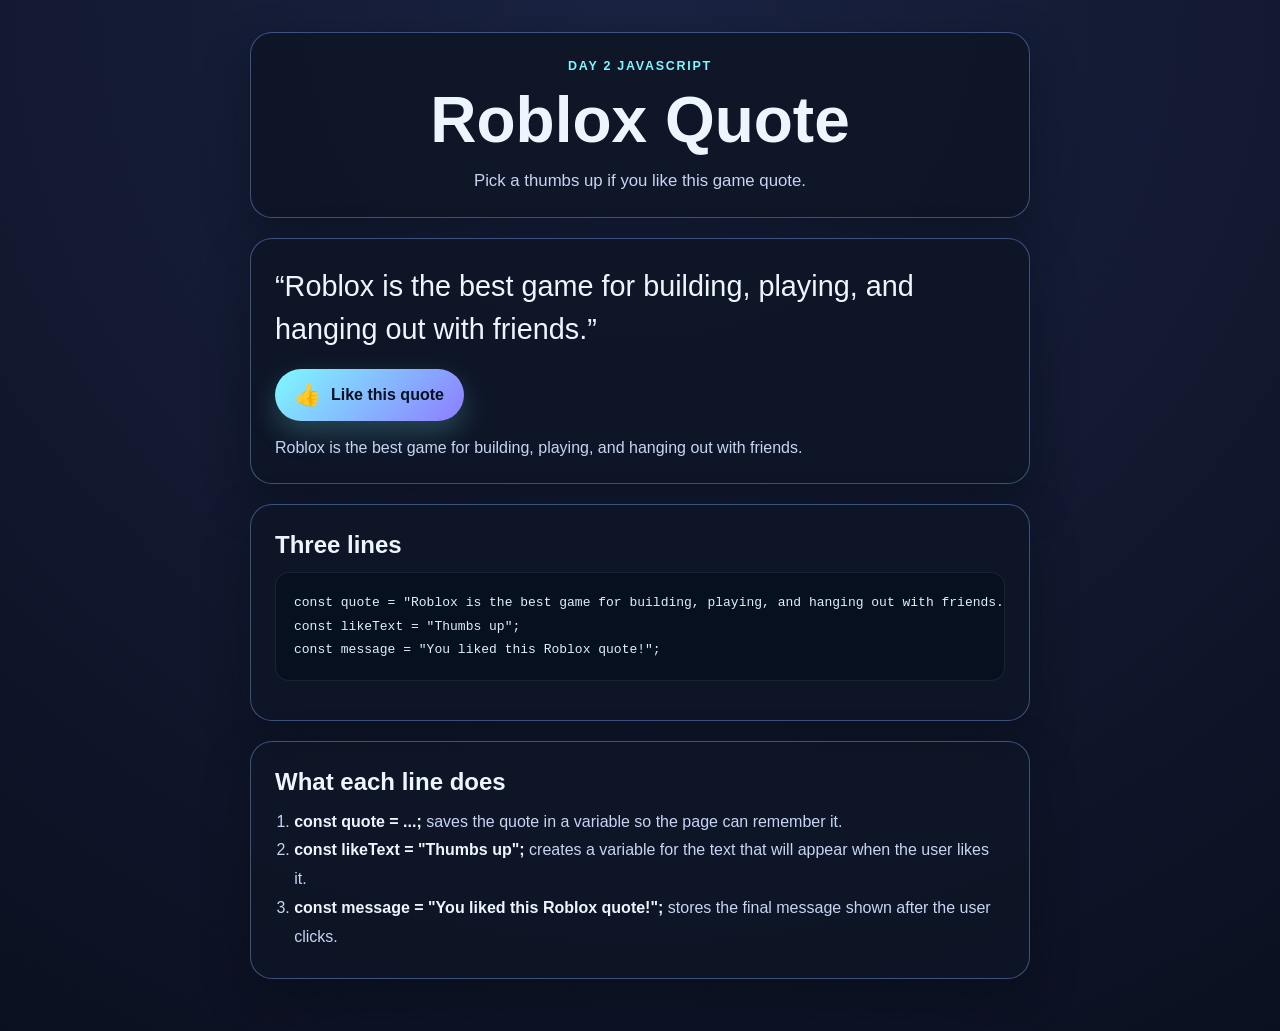
<file: week-08/day-2/index.html>
<!DOCTYPE html>
<html lang="en">
  <head>
    <meta charset="UTF-8" />
    <meta name="viewport" content="width=device-width, initial-scale=1.0" />
    <title>Roblox Quote Like</title>
    <link rel="stylesheet" href="styles.css" />
  </head>
  <body>
    <main class="container">
      <section class="card hero-card">
        <p class="eyebrow">Day 2 JavaScript</p>
        <h1>Roblox Quote</h1>
        <p class="subtitle">Pick a thumbs up if you like this game quote.</p>
      </section>

      <section class="card quote-card">
        <p class="quote">“Roblox is the best game for building, playing, and hanging out with friends.”</p>
        <button id="likeButton" class="thumb-btn" type="button" aria-pressed="false">
          <span class="icon">👍</span>
          <span class="label">Like this quote</span>
        </button>
        <p id="status" class="status">No thumbs up yet.</p>
      </section>

      <section class="card">
        <h2>Three lines</h2>
        <pre><code>const quote = "Roblox is the best game for building, playing, and hanging out with friends.";
const likeText = "Thumbs up";
const message = "You liked this Roblox quote!";</code></pre>
      </section>

      <section class="card">
        <h2>What each line does</h2>
        <ol class="explain">
          <li><strong>const quote = ...;</strong> saves the quote in a variable so the page can remember it.</li>
          <li><strong>const likeText = "Thumbs up";</strong> creates a variable for the text that will appear when the user likes it.</li>
          <li><strong>const message = "You liked this Roblox quote!";</strong> stores the final message shown after the user clicks.</li>
        </ol>
      </section>
    </main>

    <script src="script.js"></script>
  </body>
</html>
</file>
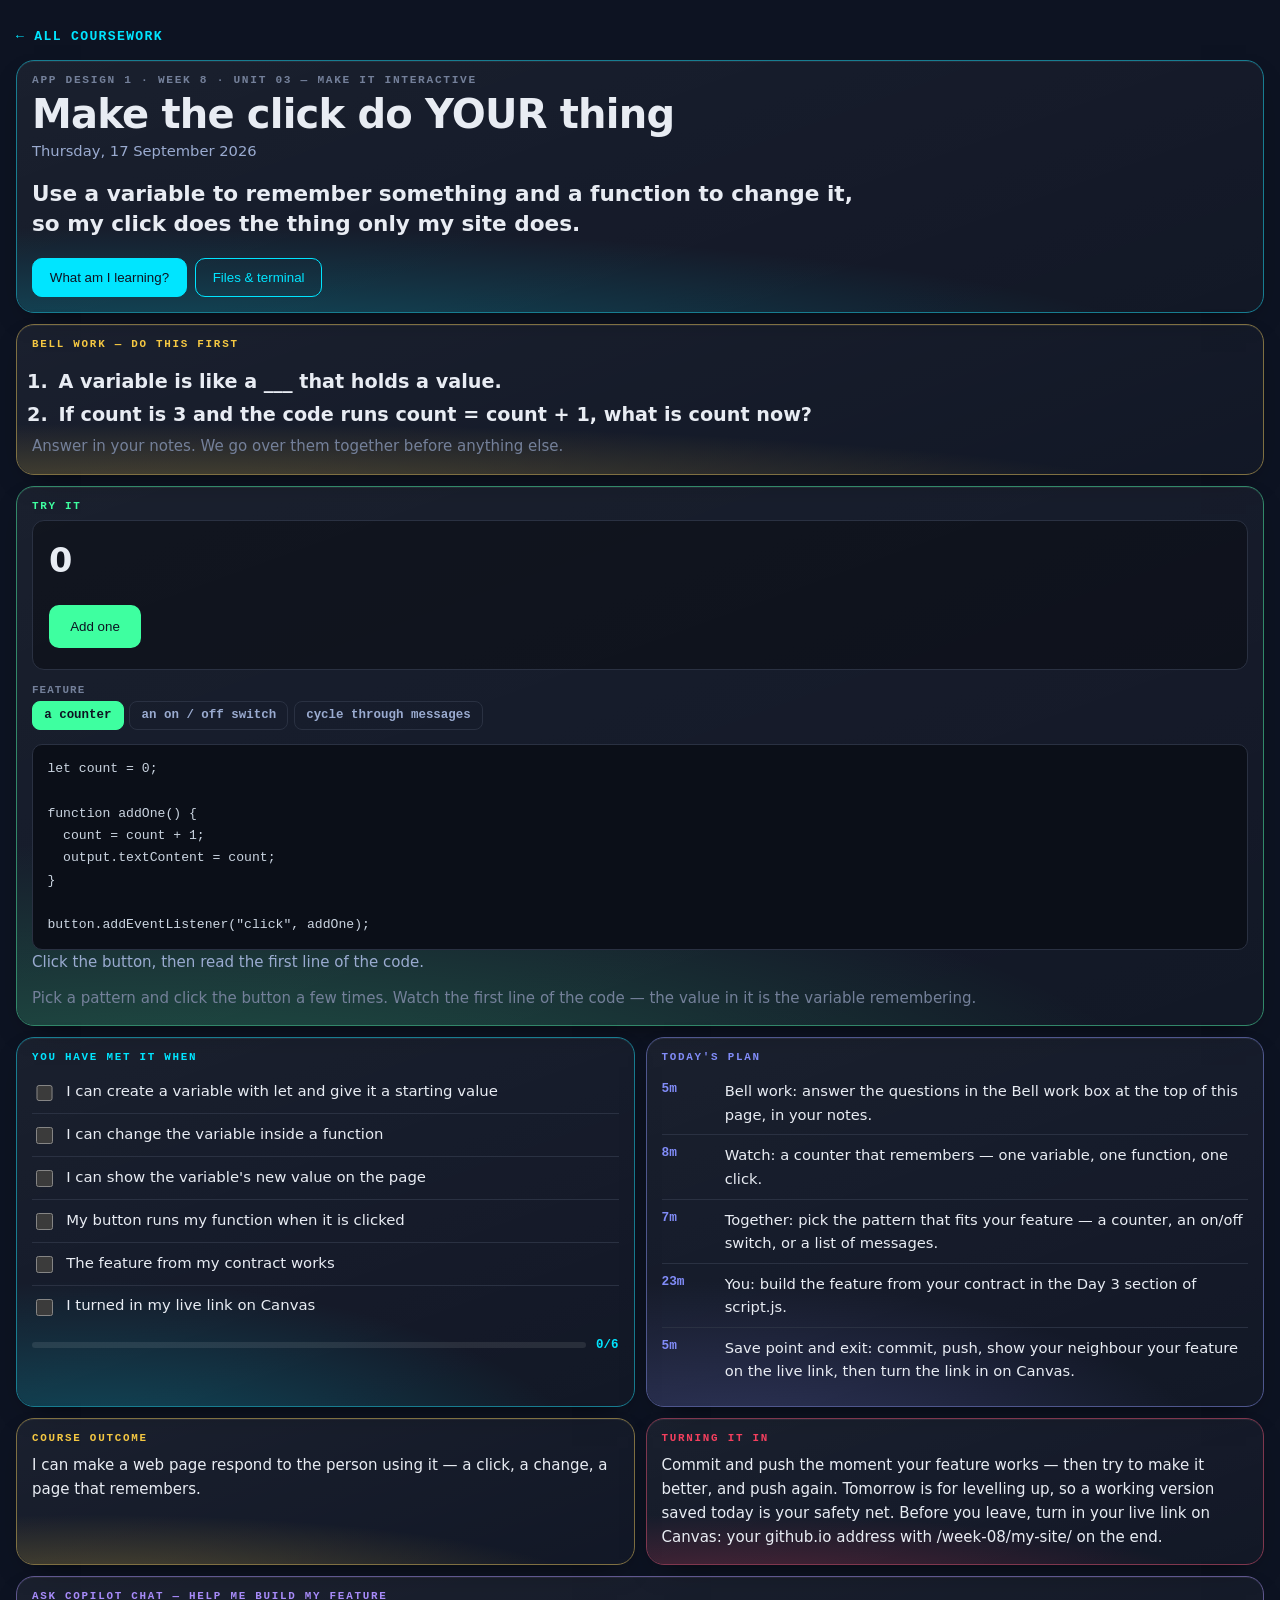
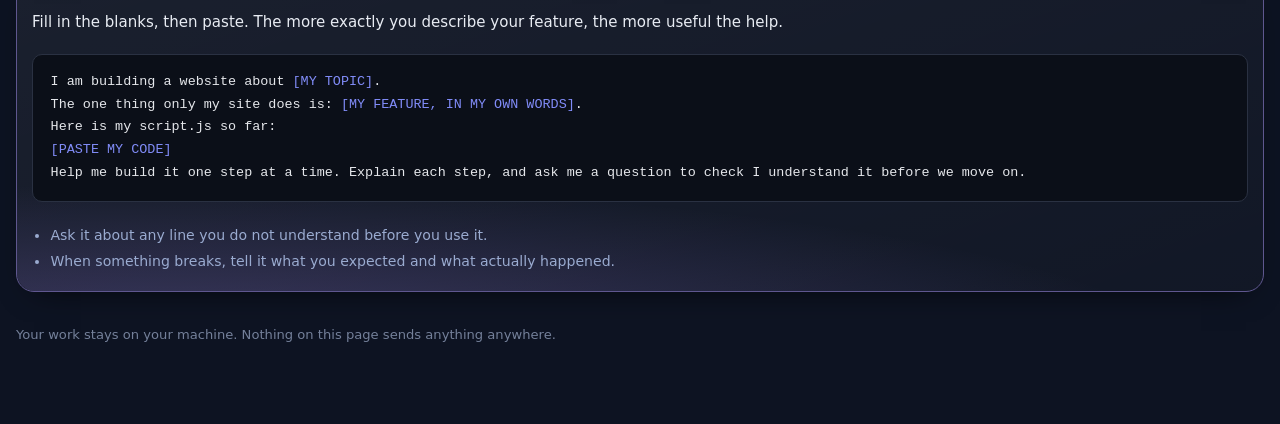
<file: week-08/day-3/index.html>
<!doctype html>
<html lang="en">
<head>
<meta charset="utf-8">
<meta name="viewport" content="width=device-width,initial-scale=1">
<title>Make the click do YOUR thing — App Design 1</title>
<meta name="color-scheme" content="dark">
<style>
:root{--acc:var(--ss-cyan,#00e5ff)}
*{box-sizing:border-box}
body{margin:0;background:var(--ss-void,#0d1322);color:var(--ss-bone,#e8ecf3);
  font:16px/1.6 var(--ss-body,"Inter",system-ui,sans-serif);padding:1.4rem 1rem 5rem}
.wrap{max-width:96rem;margin:0 auto}
a.back{display:inline-block;color:var(--acc);text-decoration:none;font:600 .82rem/1 var(--ss-mono,ui-monospace,monospace);
  letter-spacing:.1em;text-transform:uppercase;margin:0 0 1rem}

/* ── the grid: the dashboard's, verbatim in behaviour ───────────────────── */
.bento{display:grid;gap:11px;grid-template-columns:repeat(4,minmax(0,1fr));align-items:stretch}
.bento > *{grid-column:span 2}
.bento > .w1{grid-column:span 1}
.bento > .w4{grid-column:span 4}
/* Height-matching only helps when the tiles in a row are already close. On a phone
   two tiles share a row and one of them is a five-item plan — stretched, its short
   neighbour grew 729px of empty gradient. Ragged is correct at this size. */
@media (max-width:760px){.bento{grid-template-columns:repeat(6,minmax(0,1fr));gap:7px;align-items:start}
  .bento > *{grid-column:span 3} .bento > .w1{grid-column:span 3} .bento > .w4{grid-column:span 6}}
@media (min-width:1500px){.bento{grid-template-columns:repeat(8,minmax(0,1fr))}
  .bento > *{grid-column:span 2} .bento > .w1{grid-column:span 2} .bento > .w4{grid-column:span 8}
  /* the lab keeps six columns and the criteria ride alongside it, so the widest
     screen gains density rather than gaining empty space */
  .bento > .lab{grid-column:span 6} .bento > .lab + *{grid-column:span 2}
  /* The plan is five rows of prose next to two tiles of three lines each. Stretched
     into one row the short pair inflate into dead space, which looks worse than the
     raggedness it was fixing. So the plan takes a narrow column two rows tall and the
     other two stack beside it — the row fills, nothing is padded out to match. */
  .bento > .t-plan{grid-column:span 3;grid-row:span 2}
  .bento > .t-clo, .bento > .t-turn{grid-column:span 5}}

/* ── the tile ───────────────────────────────────────────────────────────── */
.tl{position:relative;overflow:hidden;border-radius:18px;padding:14px 15px 15px;display:flex;flex-direction:column;
  background:linear-gradient(160deg,rgba(255,255,255,.055),rgba(255,255,255,.02));
  border:1px solid color-mix(in srgb, var(--acc) 42%, var(--ss-border,#2a3142));
  box-shadow:0 1px 0 rgba(255,255,255,.06) inset,0 12px 30px -18px rgba(0,0,0,.9);
  transition:transform .16s var(--ss-ease,cubic-bezier(.2,.7,.3,1)),border-color .16s}
.tl::after{content:"";position:absolute;inset:0;pointer-events:none;border-radius:inherit;
  background:radial-gradient(125% 85% at 12% 122%, var(--acc) 0%, transparent 66%);opacity:.30}
.tl > *{position:relative;z-index:1}
.k{display:block;font:600 .68rem/1 var(--ss-mono,ui-monospace,monospace);letter-spacing:.16em;
  text-transform:uppercase;color:var(--acc);margin:0 0 .55rem}

/* hero */
.hero{--acc:var(--ss-cyan,#00e5ff)}
.hero .eyebrow{font:600 .7rem/1 var(--ss-mono,ui-monospace,monospace);letter-spacing:.15em;
  text-transform:uppercase;color:var(--ss-faint,#74809a)}
.hero h1{font-family:var(--ss-display,"Syne",system-ui,sans-serif);font-size:clamp(1.5rem,3.4vw,2.5rem);
  line-height:1.08;letter-spacing:-.02em;margin:.45rem 0 .2rem}
.hero .when{color:var(--ss-mist,#9aabd0);font-size:.92rem;margin:0 0 1rem}
.hero .slo{font-size:clamp(1.05rem,1.7vw,1.35rem);font-weight:600;line-height:1.42;margin:0;max-width:52rem}
.hero .row{display:flex;flex-wrap:wrap;gap:.5rem;margin-top:1.1rem}

button.b{cursor:pointer;font:600 .84rem/1 inherit;padding:.7rem 1.05rem;border-radius:10px;
  border:1px solid var(--acc);background:transparent;color:var(--acc);transition:background .15s,color .15s}
button.b:hover{background:var(--acc);color:var(--ss-void,#0d1322)}
button.b.solid{background:var(--acc);color:var(--ss-void,#0d1322)}
button.b.solid:hover{filter:brightness(1.12)}
a.b{display:inline-block;text-decoration:none}

/* success criteria */
.sc{list-style:none;margin:0;padding:0}
.sc li{border-bottom:1px solid var(--ss-border,#2a3142)}
.sc li:last-child{border-bottom:0}
.sc label{display:flex;gap:.65rem;align-items:flex-start;padding:.55rem 0;cursor:pointer;font-size:.93rem}
.sc input{margin-top:.28rem;width:1.05rem;height:1.05rem;accent-color:var(--acc);flex:none}
.sc input:checked + span{color:var(--ss-faint,#74809a);text-decoration:line-through}
.prog{display:flex;align-items:center;gap:.6rem;margin-top:.7rem}
.prog .bar{flex:1;height:6px;border-radius:99px;background:rgba(255,255,255,.09);overflow:hidden}
.prog .bar i{display:block;height:100%;width:0;background:var(--acc);transition:width .25s}
.prog b{font:700 .78rem/1 var(--ss-mono,ui-monospace,monospace);color:var(--acc)}

/* plan */
.plan{list-style:none;margin:0;padding:0}
.plan li{display:flex;gap:.75rem;padding:.5rem 0;border-bottom:1px solid var(--ss-border,#2a3142);font-size:.92rem}
.plan li:last-child{border-bottom:0}
.plan .m{flex:none;width:3.2rem;font:700 .8rem/1.55 var(--ss-mono,ui-monospace,monospace);color:var(--acc)}

/* generic tile text */
.tl p{margin:0 0 .7rem;font-size:.94rem}.tl p:last-child{margin:0}
.tl .big{font-size:1.02rem;line-height:1.5}

/* ── the lab ────────────────────────────────────────────────────────────── */
.lab{--acc:var(--ss-green,#3effa0)}
.lab .stage{background:rgba(0,0,0,.32);border:1px solid var(--ss-border,#2a3142);border-radius:12px;
  padding:16px;min-height:0;height:clamp(150px,20vh,190px);display:flex}
.lab .stage .fx{flex:1;display:flex;gap:10px;transition:all .28s var(--ss-ease,cubic-bezier(.2,.7,.3,1))}
.lab .box{background:color-mix(in srgb,var(--acc) 30%,transparent);border:1px solid var(--acc);
  border-radius:9px;padding:.7rem .9rem;font:700 .82rem/1.3 var(--ss-mono,ui-monospace,monospace);
  color:var(--ss-bone,#e8ecf3);display:grid;place-items:center;transition:all .28s}
.lab .box.b2{min-height:64px}.lab .box.b3{min-height:88px}
.ctrls{margin-top:.9rem;display:grid;gap:.7rem}
.ctrl .cn{font:600 .68rem/1 var(--ss-mono,ui-monospace,monospace);letter-spacing:.1em;text-transform:uppercase;
  color:var(--ss-faint,#74809a);margin-bottom:.35rem}
.seg{display:flex;flex-wrap:wrap;gap:.35rem}
.seg button{cursor:pointer;font:600 .78rem/1 var(--ss-mono,ui-monospace,monospace);padding:.45rem .7rem;
  border-radius:8px;border:1px solid var(--ss-border,#2a3142);background:transparent;color:var(--ss-mist,#9aabd0)}
.seg button[aria-pressed=true]{background:var(--acc);border-color:var(--acc);color:var(--ss-void,#0d1322)}
.readout{margin-top:.9rem;background:#0b0f18;border:1px solid var(--ss-border,#2a3142);border-radius:10px;
  padding:.8rem .9rem;font:.82rem/1.7 var(--ss-mono,ui-monospace,monospace);color:#cbd5e1;overflow-x:auto}
.readout .p{color:var(--ss-peri,#818cf8)}.readout .v{color:var(--ss-green,#3effa0)}
.axis{margin-top:.75rem;font-size:.87rem;color:var(--ss-mist,#9aabd0)}
.axis b{color:var(--acc)}
.slid{width:100%;accent-color:var(--acc)}

/* ── modal ──────────────────────────────────────────────────────────────── */
dialog{border:none;padding:0;background:transparent;max-width:min(46rem,94vw);width:100%}
dialog::backdrop{background:rgba(6,9,16,.74)}
.sheet{background:var(--ss-ink,#161d31);border:1px solid var(--ss-border,#2a3142);border-radius:18px;
  padding:1.4rem 1.5rem;color:var(--ss-bone,#e8ecf3);max-height:84vh;overflow:auto}
.sheet h3{font-family:var(--ss-display,"Syne",system-ui,sans-serif);font-size:1.25rem;margin:0 0 .8rem}
.sheet p{font-size:.98rem;margin:0 0 .9rem}
.sheet .x{position:sticky;top:0;float:right;cursor:pointer;background:transparent;border:1px solid var(--ss-border,#2a3142);
  color:var(--ss-mist,#9aabd0);border-radius:8px;font:600 .75rem/1 var(--ss-mono,ui-monospace,monospace);padding:.45rem .6rem}
.sheet img{width:100%;height:auto;border-radius:10px;border:1px solid var(--ss-border,#2a3142)}
pre.code{background:#0b0f18;border:1px solid var(--ss-border,#2a3142);border-radius:10px;padding:1rem 1.1rem;
  overflow-x:auto;font:.84rem/1.7 var(--ss-mono,ui-monospace,monospace);color:#e5e7eb;margin:.5rem 0;position:relative}
pre.code b{color:var(--ss-peri,#818cf8);font-weight:400}
.codewrap{position:relative}
.codewrap .cp{position:absolute;top:.55rem;right:.55rem;cursor:pointer;border:1px solid #3b4252;background:#1c2230;
  color:var(--ss-peri,#818cf8);font:600 .72rem/1 var(--ss-mono,ui-monospace,monospace);letter-spacing:.06em;
  text-transform:uppercase;padding:.42rem .65rem;border-radius:6px}
.codewrap .cp.ok{background:#064e3b;border-color:#10b981;color:#6ee7b7}
.files{list-style:none;margin:.5rem 0 0;padding:0}
.files li{padding:.5rem 0;border-top:1px solid var(--ss-border,#2a3142)}
.files a{color:var(--acc);font:600 .9rem/1.5 var(--ss-mono,ui-monospace,monospace);text-decoration:none}
.files span{display:block;color:var(--ss-faint,#74809a);font-size:.85rem;margin-top:.1rem}
.who{display:flex;gap:.7rem;flex-wrap:wrap;margin:0 0 .8rem}
.who label{flex:1 1 9rem;font:600 .7rem/1 var(--ss-mono,ui-monospace,monospace);letter-spacing:.08em;
  text-transform:uppercase;color:var(--ss-faint,#74809a)}
.who input{display:block;width:100%;margin-top:.35rem;padding:.55rem .65rem;font:inherit;color:var(--ss-bone,#e8ecf3);
  background:rgba(0,0,0,.3);border:1px solid var(--ss-border,#2a3142);border-radius:8px}
.who input:focus{outline:none;border-color:var(--acc)}
.hint{color:var(--ss-faint,#74809a);font-size:.85rem;margin:.6rem 0 0}
footer{max-width:96rem;margin:2rem auto 0;color:var(--ss-faint,#74809a);font-size:.82rem}

/* ── JavaScript labs ────────────────────────────────────────────────────────
   A JavaScript day has no box to push around; what it has is a console that talks back.
   So these labs carry a small console, styled like the real one, and every lab's readout
   is the exact code the student would type into script.js. */
.lab .jsrow{display:flex;flex-wrap:wrap;gap:.6rem;align-items:center;width:100%}
.lab .jsin{flex:1;min-width:10rem;padding:.65rem .8rem;border-radius:9px;border:1px solid var(--ss-border,#2a3142);
  background:rgba(0,0,0,.35);color:var(--ss-bone,#e8ecf3);font:.95rem var(--ss-mono,ui-monospace,monospace)}
.lab .jsin:focus{outline:none;border-color:var(--acc)}
.lab .demo{font:700 .95rem/1 inherit;background:var(--acc);color:#0d1322;border:2px solid var(--acc);
  border-radius:10px;padding:.75rem 1.2rem;cursor:pointer;transition:filter .15s,transform .1s}
.lab .demo:hover{filter:brightness(1.12)}.lab .demo:active{transform:translateY(2px)}
.lab .demo:focus-visible{outline:none;box-shadow:0 0 0 4px rgba(255,255,255,.35)}
.lab .val{font:700 clamp(1.3rem,3vw,2.1rem)/1.15 var(--ss-display,system-ui,sans-serif);color:var(--ss-bone,#e8ecf3)}
.lab .stage.col{flex-direction:column;align-items:flex-start;justify-content:center;gap:.8rem;height:auto;min-height:150px}
.devcon{margin-top:.8rem;background:#050810;border:1px solid var(--ss-border,#2a3142);border-radius:10px;
  min-height:4.6rem;max-height:9rem;overflow:auto;padding:.5rem .75rem;font:.8rem/1.6 var(--ss-mono,ui-monospace,monospace)}
.devcon .hd{color:var(--ss-faint,#74809a);font-size:.64rem;letter-spacing:.14em;text-transform:uppercase;margin-bottom:.25rem}
.devcon .ok{color:#e5e7eb}.devcon .ok::before{content:"› ";color:var(--ss-faint,#74809a)}
.devcon .err{color:#fca5a5;background:rgba(244,63,94,.12);border-radius:5px;padding:0 .35rem}

/* ── Bell work ──────────────────────────────────────────────────────────── */
.bellq{margin:.2rem 0 0;padding-left:1.4rem;font-size:clamp(1rem,1.5vw,1.2rem);font-weight:600;line-height:1.45}
.bellq li{margin:.35rem 0;padding-left:.25rem}

/* ── Ask Copilot Chat ───────────────────────────────────────────────────── */
.t-prompt pre.code{white-space:pre-wrap}
.t-prompt .rules{margin:.7rem 0 0;padding-left:1.15rem;font-size:.88rem;color:var(--ss-mist,#9aabd0)}
.t-prompt .rules li{margin:.2rem 0}
</style>
</head>
<body>
<div class="wrap">
  <a class="back" href="../../">&larr; All coursework</a>
  <div class="bento">
    <section class="tl hero w4">
      <div class="eyebrow">App Design 1 &middot; Week 8 &middot; Unit 03 — Make it interactive</div>
      <h1>Make the click do YOUR thing</h1>
      <p class="when">Thursday, 17 September 2026</p>
      <p class="slo">Use a variable to remember something and a function to change it, so my click does the thing only my site does.</p>
      <div class="row">
        <button class="b solid" data-open="m-read" type="button">What am I learning?</button>
        
        <button class="b" data-open="m-files" type="button">Files &amp; terminal</button>
      </div>
    </section>
    <section class="tl w4 t-bell" style="--acc:var(--ss-gold,#f5c842)">
      <span class="k">Bell work — do this first</span>
      <ol class="bellq"><li>A variable is like a ___ that holds a value.</li><li>If count is 3 and the code runs count = count + 1, what is count now?</li></ol>
      <p class="hint">Answer in your notes. We go over them together before anything else.</p>
    </section>
    <section class="tl lab w4" id="lab" data-lab="state">
      <span class="k">Try it</span>
      <div class="stage col">
        <p class="val" id="sval">0</p>
        <button class="demo" id="sbtn" type="button">Add one</button>
      </div>
      <div class="ctrls"><div class="ctrl"><div class="cn">feature</div><div class="seg" data-prop="feature">
      <button type="button" data-v="counter" aria-pressed="true">a counter</button><button type="button" data-v="toggle" aria-pressed="false">an on / off switch</button><button type="button" data-v="messages" aria-pressed="false">cycle through messages</button>
    </div></div></div>
      <div class="readout" id="ro"></div>
      <p class="axis" id="axis">Click the button, then read the first line of the code.</p>
      <p class="hint">Pick a pattern and click the button a few times. Watch the first line of the code — the value in it is the variable remembering.</p>
    </section>
    <section class="tl">
      <span class="k">You have met it when</span>
      <ul class="sc"><li><label><input type="checkbox" data-sc="0"><span>I can create a variable with let and give it a starting value</span></label></li><li><label><input type="checkbox" data-sc="1"><span>I can change the variable inside a function</span></label></li><li><label><input type="checkbox" data-sc="2"><span>I can show the variable's new value on the page</span></label></li><li><label><input type="checkbox" data-sc="3"><span>My button runs my function when it is clicked</span></label></li><li><label><input type="checkbox" data-sc="4"><span>The feature from my contract works</span></label></li><li><label><input type="checkbox" data-sc="5"><span>I turned in my live link on Canvas</span></label></li></ul>
      <div class="prog"><div class="bar"><i id="scbar"></i></div><b id="scnum">0/6</b></div>
    </section>
    <section class="tl t-plan" style="--acc:var(--ss-peri,#818cf8)">
      <span class="k">Today's plan</span>
      <ul class="plan"><li><span class="m">5m</span><span>Bell work: answer the questions in the Bell work box at the top of this page, in your notes.</span></li><li><span class="m">8m</span><span>Watch: a counter that remembers — one variable, one function, one click.</span></li><li><span class="m">7m</span><span>Together: pick the pattern that fits your feature — a counter, an on/off switch, or a list of messages.</span></li><li><span class="m">23m</span><span>You: build the feature from your contract in the Day 3 section of script.js.</span></li><li><span class="m">5m</span><span>Save point and exit: commit, push, show your neighbour your feature on the live link, then turn the link in on Canvas.</span></li></ul>
    </section>
    <section class="tl t-clo" style="--acc:var(--ss-gold,#f5c842)">
      <span class="k">Course outcome</span><p>I can make a web page respond to the person using it — a click, a change, a page that remembers.</p>
    </section>
    <section class="tl t-turn" style="--acc:var(--ss-rose,#f43f5e)">
      <span class="k">Turning it in</span><p>Commit and push the moment your feature works — then try to make it better, and push again. Tomorrow is for levelling up, so a working version saved today is your safety net. Before you leave, turn in your live link on Canvas: your github.io address with /week-08/my-site/ on the end.</p>
    </section>
    <section class="tl w4 t-prompt" style="--acc:var(--ss-violet,#a78bfa)">
      <span class="k">Ask Copilot Chat — help me build my feature</span>
      <p>Fill in the blanks, then paste. The more exactly you describe your feature, the more useful the help.</p>
      <div class="codewrap"><button class="cp" type="button">Copy</button><pre class="code">I am building a website about <b>[MY TOPIC]</b>.
The one thing only my site does is: <b>[MY FEATURE, IN MY OWN WORDS]</b>.
Here is my script.js so far:
<b>[PASTE MY CODE]</b>
Help me build it one step at a time. Explain each step, and ask me a question to check I understand it before we move on.</pre></div>
      <ul class="rules"><li>Ask it about any line you do not understand before you use it.</li><li>When something breaks, tell it what you expected and what actually happened.</li></ul>
    </section>
  </div>
  <footer>Your work stays on your machine. Nothing on this page sends anything anywhere.</footer>
</div>

  <dialog id="m-read"><div class="sheet"><button class="x" data-close type="button">Close</button>
    <h3>What am I learning?</h3><p>Yesterday your click changed the page, but it changed it the same way every time. Today the page remembers.</p><p>A variable is a named box that holds a value. let count = 0; makes a box called count with 0 in it. A function is a named set of instructions that runs when you call it. Put them together — a click runs a function, the function changes the variable, then shows the new value — and the page is keeping track of something between clicks. That is how a like button knows it is on 12.</p><p>One rule saves most of today's problems: create the variable at the top of script.js, not inside the function. Inside the function it gets rebuilt from scratch on every click, so a counter shows 1 forever.</p><p>Your contract from Tuesday says what your one thing is. Pick the pattern below that fits it, then make it yours.</p></div></dialog>

  

  <dialog id="m-files"><div class="sheet"><button class="x" data-close type="button">Close</button>
    <h3>Files &amp; terminal</h3>
    <p>Everything for this week is already in your week folder.</p>

    <h3 style="margin-top:1.3rem">Get the whole week — once</h3>
    <p>The whole week comes down in one go — all four days and the project you build in. Run this once, on Tuesday, in the terminal at the bottom of your Codespace.</p>
    <div class="codewrap"><button class="cp" type="button">Copy</button><pre class="code"><b># the whole week in one go — do this once</b>
npx degit coltonsharp-dev/ALA2627-ASD-Coursework/week-08 week-08
cd week-08/my-site
python -m http.server 8000</pre></div>
    <p>Wednesday to Friday there is nothing to pull. Your project is already in week-08/my-site — open it, start the preview with the last line, and keep going.</p>
    <p class="hint">Terminal not co-operating? The Week 8 page has a Download button for the same project. Use it and keep going — do not lose a period to a command.</p>
  </div></dialog>
<script>
var NL = String.fromCharCode(10);
var RC = null;

/* modals */
document.querySelectorAll("[data-open]").forEach(function(b){
  b.addEventListener("click", function(){
    var d = document.getElementById(b.getAttribute("data-open"));
    if (d && d.showModal) d.showModal();
  });
});
document.querySelectorAll("[data-close]").forEach(function(b){
  b.addEventListener("click", function(){ b.closest("dialog").close(); });
});
document.querySelectorAll("dialog").forEach(function(d){
  d.addEventListener("click", function(e){ if (e.target === d) d.close(); });
});

/* success criteria progress */
var scBoxes = [].slice.call(document.querySelectorAll("input[data-sc]"));
var scBar = document.getElementById("scbar"), scNum = document.getElementById("scnum");
function scSync(){
  var n = scBoxes.filter(function(b){ return b.checked; }).length;
  if (scBar) scBar.style.width = (scBoxes.length ? (n / scBoxes.length) * 100 : 0) + "%";
  if (scNum) scNum.textContent = n + "/" + scBoxes.length;
}
scBoxes.forEach(function(b){ b.addEventListener("change", scSync); });
scSync();

/* copy buttons */
document.querySelectorAll(".codewrap .cp").forEach(function(b){
  b.addEventListener("click", function(){
    var t = b.parentElement.querySelector("pre").innerText;
    function done(){ b.textContent = "Copied"; b.classList.add("ok");
      setTimeout(function(){ b.textContent = "Copy"; b.classList.remove("ok"); }, 1600); }
    function fb(){ var r = document.createRange(); r.selectNodeContents(b.parentElement.querySelector("pre"));
      var s = getSelection(); s.removeAllRanges(); s.addRange(r); b.textContent = "Press Ctrl+C";
      setTimeout(function(){ b.textContent = "Copy"; }, 2200); }
    if (navigator.clipboard) navigator.clipboard.writeText(t).then(done, fb); else fb();
  });
});

/* ---- labs ---- */
var fx = document.getElementById("fx"), ro = document.getElementById("ro"), axis = document.getElementById("axis");
var state = {};
function segWire(onChange){
  document.querySelectorAll(".seg").forEach(function(seg){
    var prop = seg.getAttribute("data-prop");
    var pressed = seg.querySelector("[aria-pressed=true]");
    state[prop] = pressed ? pressed.getAttribute("data-v") : null;
    seg.querySelectorAll("button").forEach(function(btn){
      btn.addEventListener("click", function(){
        seg.querySelectorAll("button").forEach(function(o){ o.setAttribute("aria-pressed", "false"); });
        btn.setAttribute("aria-pressed", "true");
        state[prop] = btn.getAttribute("data-v");
        onChange();
      });
    });
  });
  onChange();
}
function css(rules){
  return rules.map(function(r){
    return '<span class="p">' + r[0] + '</span>: <span class="v">' + r[1] + '</span>;';
  }).join("<br>");
}

if (fx && document.querySelector('.seg[data-prop="flex-direction"]')) {
  segWire(function(){
    fx.style.flexDirection  = state["flex-direction"];
    fx.style.justifyContent = state["justify-content"];
    fx.style.alignItems     = state["align-items"];
    ro.innerHTML = ".cards {<br>&nbsp;&nbsp;" + css([
      ["display","flex"],["flex-direction",state["flex-direction"]],
      ["justify-content",state["justify-content"]],["align-items",state["align-items"]]
    ]).split("<br>").join("<br>&nbsp;&nbsp;") + "<br>}";
    var col = state["flex-direction"] === "column";
    axis.innerHTML = col
      ? "Direction is <b>column</b>, so the main axis runs <b>down</b>. justify-content is now moving things <b>vertically</b> and align-items is moving them <b>across</b>. They swapped."
      : "Direction is <b>row</b>, so the main axis runs <b>across</b>. justify-content moves things <b>horizontally</b>, align-items moves them <b>vertically</b>.";
  });
}

if (fx && document.querySelector('.seg[data-prop="tool"]')) {
  var b1 = document.getElementById("sb1"), b2 = document.getElementById("sb2"), b3 = document.getElementById("sb3");
  segWire(function(){
    var n = state["size"] + "px", tool = state["tool"];
    fx.style.gap = tool === "gap" ? n : "0px";
    [b1,b2,b3].forEach(function(b){
      b.style.padding = tool === "padding" ? n : "0.7rem 0.9rem";
      b.style.margin  = tool === "margin"  ? n : "0px";
    });
    ro.innerHTML = tool === "gap"
      ? ".cards {<br>&nbsp;&nbsp;" + css([["display","flex"],["gap",n]]).split("<br>").join("<br>&nbsp;&nbsp;") + "<br>}"
      : ".card {<br>&nbsp;&nbsp;" + css([[tool,n]]) + "<br>}";
    axis.innerHTML = tool === "gap"
      ? "<b>gap</b> sits between the boxes and adds nothing to the outside edges. It only works because the parent is a flex container."
      : tool === "padding"
        ? "<b>padding</b> is inside each box, so the boxes grow. The space between them has not changed."
        : "<b>margin</b> is outside each box, so it pushes the neighbours away &mdash; and it also pushes against the container edge, which gap does not.";
  });
}

if (document.getElementById("dbtn")) {
  var ro2 = document.getElementById("ro");
  ro2.innerHTML = ".btn:hover&nbsp;&nbsp;&nbsp;&nbsp;{ " + '<span class="p">filter</span>: <span class="v">brightness(1.15)</span>;' + " }<br>" +
    ".btn:focus-visible { " + '<span class="p">box-shadow</span>: <span class="v">0 0 0 4px</span>;' + " }<br>" +
    ".btn:active&nbsp;&nbsp;&nbsp;{ " + '<span class="p">transform</span>: <span class="v">translateY(2px)</span>;' + " }";
}

/* ---- JavaScript labs ---- */
function escH(t){ return String(t).split("&").join("&amp;").split("<").join("&lt;").split(">").join("&gt;"); }
var cout = document.getElementById("cout");
function logLine(text, bad){
  if (!cout) return;
  var row = document.createElement("div"); row.className = bad ? "err" : "ok"; row.textContent = text;
  cout.appendChild(row); cout.scrollTop = cout.scrollHeight;
}

if (document.querySelector('[data-lab="console"]')) {
  var cin = document.getElementById("cin");
  var cline = function(){
    var msg = cin.value;
    return state["quotes"] === "forgot" ? "console.log(" + msg + ");" : 'console.log("' + msg + '");';
  };
  segWire(function(){ ro.innerHTML = '<span class="p">// script.js</span><br>' + escH(cline()); });
  cin.addEventListener("input", function(){ ro.innerHTML = '<span class="p">// script.js</span><br>' + escH(cline()); });
  document.getElementById("crun").addEventListener("click", function(){
    var msg = cin.value;
    if (state["quotes"] === "forgot") {
      /* the real browser error, not a made-up one: one word is a name nobody defined;
         several words are not even valid code, so the browser stops before running it */
      var parts = msg.trim().split(" ").filter(function(w){ return w.length; });
      if (parts.length > 1) {
        logLine("Uncaught SyntaxError: missing ) after argument list", true);
        axis.innerHTML = "Red. Without quotes, JavaScript reads <b>" + escH(parts[0]) + " " + escH(parts[1]) + "</b> as code, and that is not valid code &mdash; so nothing in the file runs. Quotes mean <b>this is text</b>.";
      } else {
        var word = parts[0] || "message";
        logLine("Uncaught ReferenceError: " + word + " is not defined", true);
        axis.innerHTML = "Red. Without quotes JavaScript thinks <b>" + escH(word) + "</b> is the name of something, and nothing has that name. Quotes mean <b>this is text</b>.";
      }
    } else {
      logLine(msg, false);
      axis.innerHTML = "It printed. That is JavaScript talking back to you &mdash; every day this week starts here.";
    }
  });
}

if (document.querySelector('[data-lab="click"]')) {
  var kb = document.getElementById("cbtn"), kt = document.getElementById("ctext");
  var kcol = ["#3effa0", "#f5c842", "#818cf8", "#f43f5e"], kci = 0, kev = null;
  var kdo = function(){
    var d = state["does"];
    if (d === "log") logLine("The button was used (" + state["event"] + ")", false);
    if (d === "text") kt.textContent = "You did it. The page changed.";
    if (d === "colour") { kci = (kci + 1) % kcol.length; kb.style.background = kcol[kci]; kb.style.borderColor = kcol[kci]; }
  };
  segWire(function(){
    if (kev) kb.removeEventListener(kev, kdo);
    kev = state["event"]; kb.addEventListener(kev, kdo);
    kt.textContent = "Nothing has happened yet."; kb.style.background = ""; kb.style.borderColor = "";
    var inner = state["does"] === "log" ? 'console.log("The button was used");'
      : state["does"] === "text" ? 'output.textContent = "You did it. The page changed.";'
      : 'button.style.background = "gold";';
    var lines = ['const button = document.querySelector("#action");'];
    if (state["does"] === "text") lines.push('const output = document.querySelector("#output");');
    lines.push("");
    lines.push('button.addEventListener("' + kev + '", function () {');
    ro.innerHTML = lines.map(escH).join("<br>") + "<br>&nbsp;&nbsp;" + escH(inner) + "<br>" + escH("});");
    axis.innerHTML = kev === "click" ? "<b>click</b> runs the function once the button is pressed and let go."
      : kev === "dblclick" ? "<b>dblclick</b> needs two quick clicks. Try one click &mdash; nothing happens now."
      : "<b>mouseenter</b> runs the moment the pointer arrives. No click at all.";
  });
}

if (document.querySelector('[data-lab="state"]')) {
  var sb = document.getElementById("sbtn"), sv = document.getElementById("sval");
  var count = 0, isOn = false, spot = 0, msgs = ["Go team!", "Practice starts at 3", "Big game Friday"];
  var sdraw = function(){
    var f = state["feature"], code = [];
    if (f === "counter") { sv.textContent = String(count); sb.textContent = "Add one";
      code = ["let count = " + count + ";", "", "function addOne() {", "  count = count + 1;", "  output.textContent = count;", "}", "", 'button.addEventListener("click", addOne);']; }
    if (f === "toggle") { sv.textContent = isOn ? "ON" : "OFF"; sb.textContent = "Switch";
      code = ["let isOn = " + isOn + ";", "", "function flip() {", "  isOn = !isOn;", '  output.textContent = isOn ? "ON" : "OFF";', "}", "", 'button.addEventListener("click", flip);']; }
    if (f === "messages") { sv.textContent = msgs[spot]; sb.textContent = "Next";
      code = ['let messages = ["Go team!", "Practice starts at 3", "Big game Friday"];', "let spot = " + spot + ";", "", "function next() {", "  spot = (spot + 1) % messages.length;", "  output.textContent = messages[spot];", "}", "", 'button.addEventListener("click", next);']; }
    ro.innerHTML = code.map(function(l){ return escH(l).split("  ").join("&nbsp;&nbsp;"); }).join("<br>");
  };
  sb.addEventListener("click", function(){
    var f = state["feature"];
    if (f === "counter") count = count + 1;
    if (f === "toggle") isOn = !isOn;
    if (f === "messages") spot = (spot + 1) % msgs.length;
    sdraw();
    axis.innerHTML = "Look at the first line: the value changed. <b>That is a variable</b> &mdash; the page remembering something between clicks.";
  });
  segWire(sdraw);
}

/* receipt */
var rcGo = document.getElementById("rc-go");
if (rcGo) rcGo.addEventListener("click", function(){
  var name = (document.getElementById("rc-name").value || "").trim();
  var period = (document.getElementById("rc-period").value || "").trim();
  var msg = document.getElementById("rc-msg");
  if (!name) { msg.textContent = "Put your name in first — the receipt is no use without it."; return; }
  var boxes = [].slice.call(document.querySelectorAll("input[data-rc]"));
  var items = boxes.map(function(b){
    return { done: b.checked, text: b.parentElement.querySelector("span").textContent.trim() };
  });
  var doneN = items.filter(function(i){ return i.done; }).length;
  var L = [];
  L.push("RECEIPT — " + RC.course);
  L.push(RC.title);
  L.push("Week " + RC.week + " · Day " + RC.day + " · " + RC.date);
  L.push("");
  L.push("Name:      " + name);
  L.push("Period:    " + (period || "not given"));
  L.push("Finished:  " + new Date().toLocaleString());
  L.push("Completed: " + doneN + " of " + items.length);
  L.push("");
  L.push("WHAT I DID");
  items.forEach(function(i, n){ L.push("  [" + (i.done ? "x" : " ") + "] " + (n + 1) + ". " + i.text); });
  L.push("");
  var basis = name + "|" + period + "|" + RC.day + "|" + items.map(function(i){ return i.done ? 1 : 0; }).join("");
  var h = 0; for (var k = 0; k < basis.length; k++) { h = ((h << 5) - h + basis.charCodeAt(k)) | 0; }
  L.push("check: " + (h >>> 0).toString(36).toUpperCase());
  L.push("(If this line is edited it will not match the answers above.)");
  var a = document.createElement("a");
  a.href = URL.createObjectURL(new Blob([L.join(NL)], { type: "text/plain" }));
  a.download = RC.file + "-" + name.toLowerCase().replace(/[^a-z0-9]+/g, "-").replace(/^-|-$/g, "") + ".txt";
  document.body.appendChild(a); a.click(); a.remove();
  msg.textContent = "Downloaded. Upload that file to the assignment.";
});
</script>
</body>
</html>
</file>
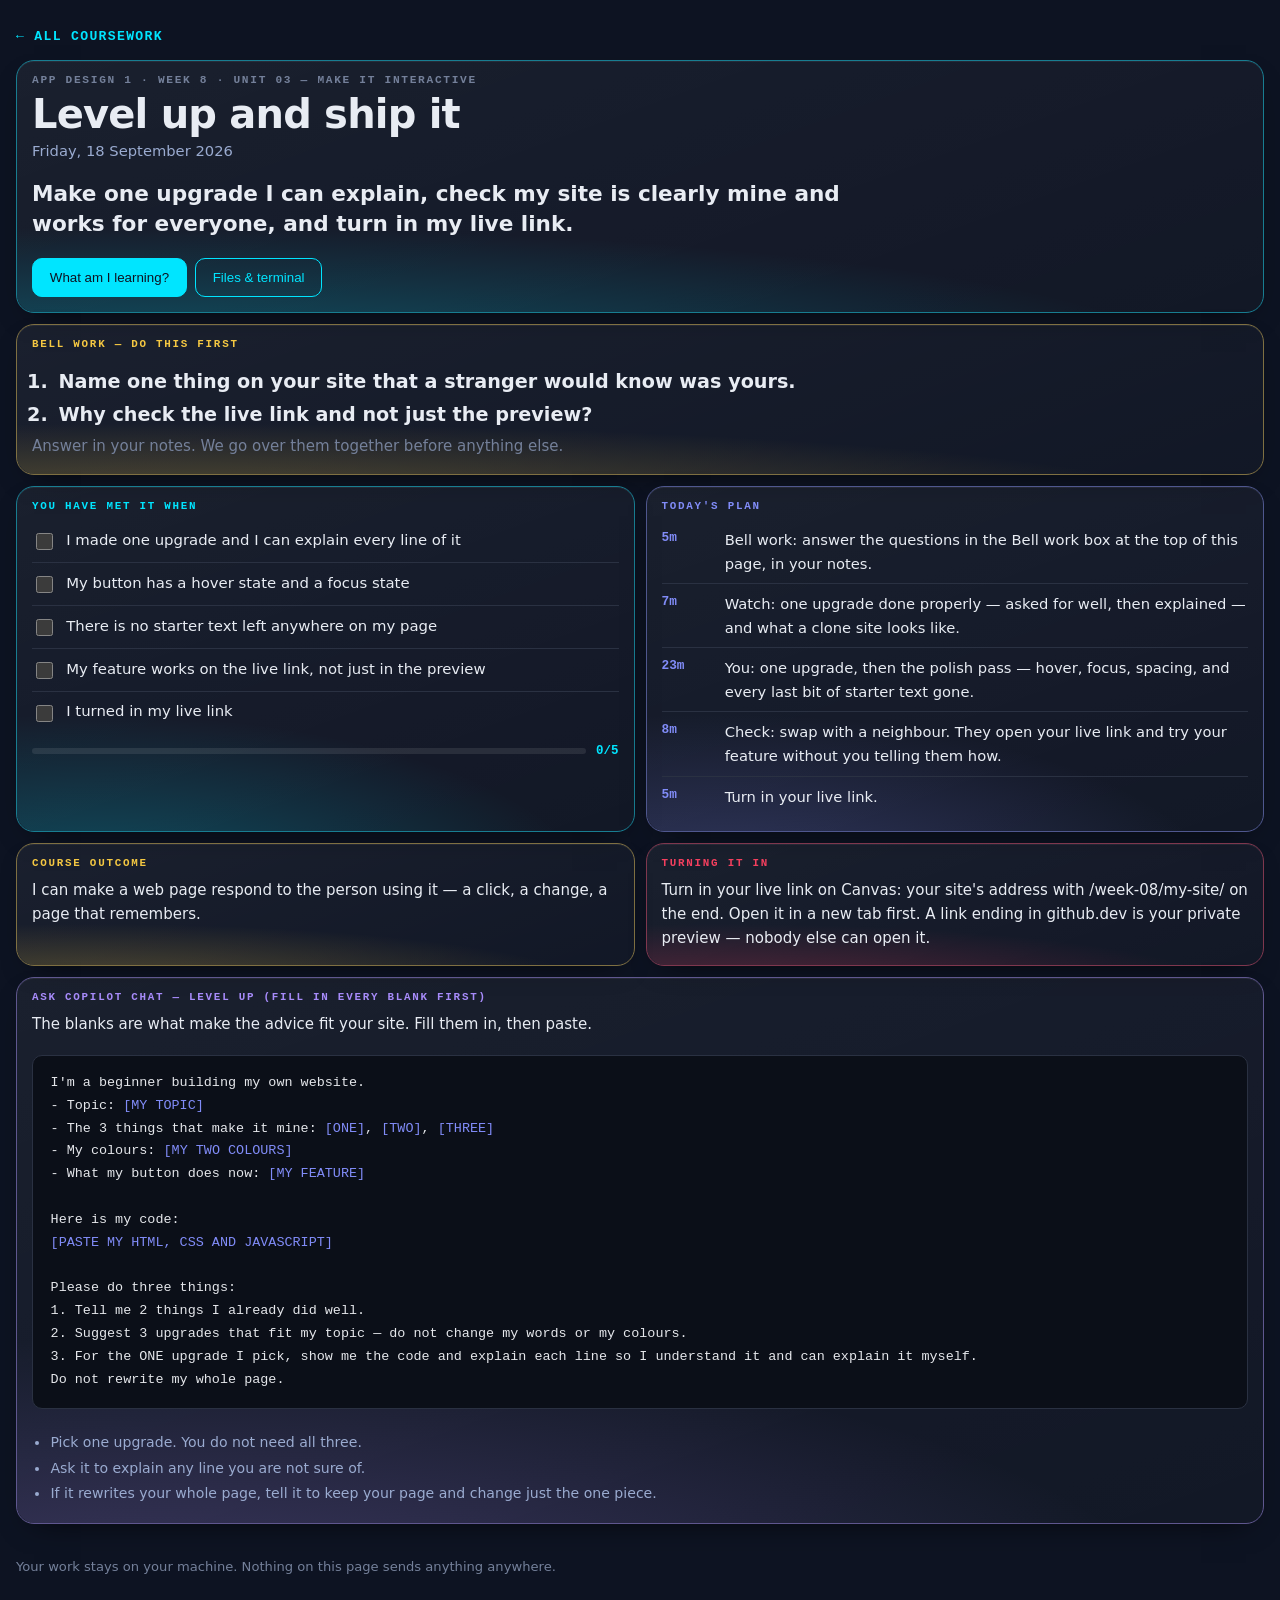
<file: week-08/day-4/index.html>
<!doctype html>
<html lang="en">
<head>
<meta charset="utf-8">
<meta name="viewport" content="width=device-width,initial-scale=1">
<title>Level up and ship it — App Design 1</title>
<meta name="color-scheme" content="dark">
<style>
:root{--acc:var(--ss-cyan,#00e5ff)}
*{box-sizing:border-box}
body{margin:0;background:var(--ss-void,#0d1322);color:var(--ss-bone,#e8ecf3);
  font:16px/1.6 var(--ss-body,"Inter",system-ui,sans-serif);padding:1.4rem 1rem 5rem}
.wrap{max-width:96rem;margin:0 auto}
a.back{display:inline-block;color:var(--acc);text-decoration:none;font:600 .82rem/1 var(--ss-mono,ui-monospace,monospace);
  letter-spacing:.1em;text-transform:uppercase;margin:0 0 1rem}

/* ── the grid: the dashboard's, verbatim in behaviour ───────────────────── */
.bento{display:grid;gap:11px;grid-template-columns:repeat(4,minmax(0,1fr));align-items:stretch}
.bento > *{grid-column:span 2}
.bento > .w1{grid-column:span 1}
.bento > .w4{grid-column:span 4}
/* Height-matching only helps when the tiles in a row are already close. On a phone
   two tiles share a row and one of them is a five-item plan — stretched, its short
   neighbour grew 729px of empty gradient. Ragged is correct at this size. */
@media (max-width:760px){.bento{grid-template-columns:repeat(6,minmax(0,1fr));gap:7px;align-items:start}
  .bento > *{grid-column:span 3} .bento > .w1{grid-column:span 3} .bento > .w4{grid-column:span 6}}
@media (min-width:1500px){.bento{grid-template-columns:repeat(8,minmax(0,1fr))}
  .bento > *{grid-column:span 2} .bento > .w1{grid-column:span 2} .bento > .w4{grid-column:span 8}
  /* the lab keeps six columns and the criteria ride alongside it, so the widest
     screen gains density rather than gaining empty space */
  .bento > .lab{grid-column:span 6} .bento > .lab + *{grid-column:span 2}
  /* The plan is five rows of prose next to two tiles of three lines each. Stretched
     into one row the short pair inflate into dead space, which looks worse than the
     raggedness it was fixing. So the plan takes a narrow column two rows tall and the
     other two stack beside it — the row fills, nothing is padded out to match. */
  .bento > .t-plan{grid-column:span 3;grid-row:span 2}
  .bento > .t-clo, .bento > .t-turn{grid-column:span 5}}

/* ── the tile ───────────────────────────────────────────────────────────── */
.tl{position:relative;overflow:hidden;border-radius:18px;padding:14px 15px 15px;display:flex;flex-direction:column;
  background:linear-gradient(160deg,rgba(255,255,255,.055),rgba(255,255,255,.02));
  border:1px solid color-mix(in srgb, var(--acc) 42%, var(--ss-border,#2a3142));
  box-shadow:0 1px 0 rgba(255,255,255,.06) inset,0 12px 30px -18px rgba(0,0,0,.9);
  transition:transform .16s var(--ss-ease,cubic-bezier(.2,.7,.3,1)),border-color .16s}
.tl::after{content:"";position:absolute;inset:0;pointer-events:none;border-radius:inherit;
  background:radial-gradient(125% 85% at 12% 122%, var(--acc) 0%, transparent 66%);opacity:.30}
.tl > *{position:relative;z-index:1}
.k{display:block;font:600 .68rem/1 var(--ss-mono,ui-monospace,monospace);letter-spacing:.16em;
  text-transform:uppercase;color:var(--acc);margin:0 0 .55rem}

/* hero */
.hero{--acc:var(--ss-cyan,#00e5ff)}
.hero .eyebrow{font:600 .7rem/1 var(--ss-mono,ui-monospace,monospace);letter-spacing:.15em;
  text-transform:uppercase;color:var(--ss-faint,#74809a)}
.hero h1{font-family:var(--ss-display,"Syne",system-ui,sans-serif);font-size:clamp(1.5rem,3.4vw,2.5rem);
  line-height:1.08;letter-spacing:-.02em;margin:.45rem 0 .2rem}
.hero .when{color:var(--ss-mist,#9aabd0);font-size:.92rem;margin:0 0 1rem}
.hero .slo{font-size:clamp(1.05rem,1.7vw,1.35rem);font-weight:600;line-height:1.42;margin:0;max-width:52rem}
.hero .row{display:flex;flex-wrap:wrap;gap:.5rem;margin-top:1.1rem}

button.b{cursor:pointer;font:600 .84rem/1 inherit;padding:.7rem 1.05rem;border-radius:10px;
  border:1px solid var(--acc);background:transparent;color:var(--acc);transition:background .15s,color .15s}
button.b:hover{background:var(--acc);color:var(--ss-void,#0d1322)}
button.b.solid{background:var(--acc);color:var(--ss-void,#0d1322)}
button.b.solid:hover{filter:brightness(1.12)}
a.b{display:inline-block;text-decoration:none}

/* success criteria */
.sc{list-style:none;margin:0;padding:0}
.sc li{border-bottom:1px solid var(--ss-border,#2a3142)}
.sc li:last-child{border-bottom:0}
.sc label{display:flex;gap:.65rem;align-items:flex-start;padding:.55rem 0;cursor:pointer;font-size:.93rem}
.sc input{margin-top:.28rem;width:1.05rem;height:1.05rem;accent-color:var(--acc);flex:none}
.sc input:checked + span{color:var(--ss-faint,#74809a);text-decoration:line-through}
.prog{display:flex;align-items:center;gap:.6rem;margin-top:.7rem}
.prog .bar{flex:1;height:6px;border-radius:99px;background:rgba(255,255,255,.09);overflow:hidden}
.prog .bar i{display:block;height:100%;width:0;background:var(--acc);transition:width .25s}
.prog b{font:700 .78rem/1 var(--ss-mono,ui-monospace,monospace);color:var(--acc)}

/* plan */
.plan{list-style:none;margin:0;padding:0}
.plan li{display:flex;gap:.75rem;padding:.5rem 0;border-bottom:1px solid var(--ss-border,#2a3142);font-size:.92rem}
.plan li:last-child{border-bottom:0}
.plan .m{flex:none;width:3.2rem;font:700 .8rem/1.55 var(--ss-mono,ui-monospace,monospace);color:var(--acc)}

/* generic tile text */
.tl p{margin:0 0 .7rem;font-size:.94rem}.tl p:last-child{margin:0}
.tl .big{font-size:1.02rem;line-height:1.5}

/* ── the lab ────────────────────────────────────────────────────────────── */
.lab{--acc:var(--ss-green,#3effa0)}
.lab .stage{background:rgba(0,0,0,.32);border:1px solid var(--ss-border,#2a3142);border-radius:12px;
  padding:16px;min-height:0;height:clamp(150px,20vh,190px);display:flex}
.lab .stage .fx{flex:1;display:flex;gap:10px;transition:all .28s var(--ss-ease,cubic-bezier(.2,.7,.3,1))}
.lab .box{background:color-mix(in srgb,var(--acc) 30%,transparent);border:1px solid var(--acc);
  border-radius:9px;padding:.7rem .9rem;font:700 .82rem/1.3 var(--ss-mono,ui-monospace,monospace);
  color:var(--ss-bone,#e8ecf3);display:grid;place-items:center;transition:all .28s}
.lab .box.b2{min-height:64px}.lab .box.b3{min-height:88px}
.ctrls{margin-top:.9rem;display:grid;gap:.7rem}
.ctrl .cn{font:600 .68rem/1 var(--ss-mono,ui-monospace,monospace);letter-spacing:.1em;text-transform:uppercase;
  color:var(--ss-faint,#74809a);margin-bottom:.35rem}
.seg{display:flex;flex-wrap:wrap;gap:.35rem}
.seg button{cursor:pointer;font:600 .78rem/1 var(--ss-mono,ui-monospace,monospace);padding:.45rem .7rem;
  border-radius:8px;border:1px solid var(--ss-border,#2a3142);background:transparent;color:var(--ss-mist,#9aabd0)}
.seg button[aria-pressed=true]{background:var(--acc);border-color:var(--acc);color:var(--ss-void,#0d1322)}
.readout{margin-top:.9rem;background:#0b0f18;border:1px solid var(--ss-border,#2a3142);border-radius:10px;
  padding:.8rem .9rem;font:.82rem/1.7 var(--ss-mono,ui-monospace,monospace);color:#cbd5e1;overflow-x:auto}
.readout .p{color:var(--ss-peri,#818cf8)}.readout .v{color:var(--ss-green,#3effa0)}
.axis{margin-top:.75rem;font-size:.87rem;color:var(--ss-mist,#9aabd0)}
.axis b{color:var(--acc)}
.slid{width:100%;accent-color:var(--acc)}

/* ── modal ──────────────────────────────────────────────────────────────── */
dialog{border:none;padding:0;background:transparent;max-width:min(46rem,94vw);width:100%}
dialog::backdrop{background:rgba(6,9,16,.74)}
.sheet{background:var(--ss-ink,#161d31);border:1px solid var(--ss-border,#2a3142);border-radius:18px;
  padding:1.4rem 1.5rem;color:var(--ss-bone,#e8ecf3);max-height:84vh;overflow:auto}
.sheet h3{font-family:var(--ss-display,"Syne",system-ui,sans-serif);font-size:1.25rem;margin:0 0 .8rem}
.sheet p{font-size:.98rem;margin:0 0 .9rem}
.sheet .x{position:sticky;top:0;float:right;cursor:pointer;background:transparent;border:1px solid var(--ss-border,#2a3142);
  color:var(--ss-mist,#9aabd0);border-radius:8px;font:600 .75rem/1 var(--ss-mono,ui-monospace,monospace);padding:.45rem .6rem}
.sheet img{width:100%;height:auto;border-radius:10px;border:1px solid var(--ss-border,#2a3142)}
pre.code{background:#0b0f18;border:1px solid var(--ss-border,#2a3142);border-radius:10px;padding:1rem 1.1rem;
  overflow-x:auto;font:.84rem/1.7 var(--ss-mono,ui-monospace,monospace);color:#e5e7eb;margin:.5rem 0;position:relative}
pre.code b{color:var(--ss-peri,#818cf8);font-weight:400}
.codewrap{position:relative}
.codewrap .cp{position:absolute;top:.55rem;right:.55rem;cursor:pointer;border:1px solid #3b4252;background:#1c2230;
  color:var(--ss-peri,#818cf8);font:600 .72rem/1 var(--ss-mono,ui-monospace,monospace);letter-spacing:.06em;
  text-transform:uppercase;padding:.42rem .65rem;border-radius:6px}
.codewrap .cp.ok{background:#064e3b;border-color:#10b981;color:#6ee7b7}
.files{list-style:none;margin:.5rem 0 0;padding:0}
.files li{padding:.5rem 0;border-top:1px solid var(--ss-border,#2a3142)}
.files a{color:var(--acc);font:600 .9rem/1.5 var(--ss-mono,ui-monospace,monospace);text-decoration:none}
.files span{display:block;color:var(--ss-faint,#74809a);font-size:.85rem;margin-top:.1rem}
.who{display:flex;gap:.7rem;flex-wrap:wrap;margin:0 0 .8rem}
.who label{flex:1 1 9rem;font:600 .7rem/1 var(--ss-mono,ui-monospace,monospace);letter-spacing:.08em;
  text-transform:uppercase;color:var(--ss-faint,#74809a)}
.who input{display:block;width:100%;margin-top:.35rem;padding:.55rem .65rem;font:inherit;color:var(--ss-bone,#e8ecf3);
  background:rgba(0,0,0,.3);border:1px solid var(--ss-border,#2a3142);border-radius:8px}
.who input:focus{outline:none;border-color:var(--acc)}
.hint{color:var(--ss-faint,#74809a);font-size:.85rem;margin:.6rem 0 0}
footer{max-width:96rem;margin:2rem auto 0;color:var(--ss-faint,#74809a);font-size:.82rem}

/* ── JavaScript labs ────────────────────────────────────────────────────────
   A JavaScript day has no box to push around; what it has is a console that talks back.
   So these labs carry a small console, styled like the real one, and every lab's readout
   is the exact code the student would type into script.js. */
.lab .jsrow{display:flex;flex-wrap:wrap;gap:.6rem;align-items:center;width:100%}
.lab .jsin{flex:1;min-width:10rem;padding:.65rem .8rem;border-radius:9px;border:1px solid var(--ss-border,#2a3142);
  background:rgba(0,0,0,.35);color:var(--ss-bone,#e8ecf3);font:.95rem var(--ss-mono,ui-monospace,monospace)}
.lab .jsin:focus{outline:none;border-color:var(--acc)}
.lab .demo{font:700 .95rem/1 inherit;background:var(--acc);color:#0d1322;border:2px solid var(--acc);
  border-radius:10px;padding:.75rem 1.2rem;cursor:pointer;transition:filter .15s,transform .1s}
.lab .demo:hover{filter:brightness(1.12)}.lab .demo:active{transform:translateY(2px)}
.lab .demo:focus-visible{outline:none;box-shadow:0 0 0 4px rgba(255,255,255,.35)}
.lab .val{font:700 clamp(1.3rem,3vw,2.1rem)/1.15 var(--ss-display,system-ui,sans-serif);color:var(--ss-bone,#e8ecf3)}
.lab .stage.col{flex-direction:column;align-items:flex-start;justify-content:center;gap:.8rem;height:auto;min-height:150px}
.devcon{margin-top:.8rem;background:#050810;border:1px solid var(--ss-border,#2a3142);border-radius:10px;
  min-height:4.6rem;max-height:9rem;overflow:auto;padding:.5rem .75rem;font:.8rem/1.6 var(--ss-mono,ui-monospace,monospace)}
.devcon .hd{color:var(--ss-faint,#74809a);font-size:.64rem;letter-spacing:.14em;text-transform:uppercase;margin-bottom:.25rem}
.devcon .ok{color:#e5e7eb}.devcon .ok::before{content:"› ";color:var(--ss-faint,#74809a)}
.devcon .err{color:#fca5a5;background:rgba(244,63,94,.12);border-radius:5px;padding:0 .35rem}

/* ── Bell work ──────────────────────────────────────────────────────────── */
.bellq{margin:.2rem 0 0;padding-left:1.4rem;font-size:clamp(1rem,1.5vw,1.2rem);font-weight:600;line-height:1.45}
.bellq li{margin:.35rem 0;padding-left:.25rem}

/* ── Ask Copilot Chat ───────────────────────────────────────────────────── */
.t-prompt pre.code{white-space:pre-wrap}
.t-prompt .rules{margin:.7rem 0 0;padding-left:1.15rem;font-size:.88rem;color:var(--ss-mist,#9aabd0)}
.t-prompt .rules li{margin:.2rem 0}
</style>
</head>
<body>
<div class="wrap">
  <a class="back" href="../../">&larr; All coursework</a>
  <div class="bento">
    <section class="tl hero w4">
      <div class="eyebrow">App Design 1 &middot; Week 8 &middot; Unit 03 — Make it interactive</div>
      <h1>Level up and ship it</h1>
      <p class="when">Friday, 18 September 2026</p>
      <p class="slo">Make one upgrade I can explain, check my site is clearly mine and works for everyone, and turn in my live link.</p>
      <div class="row">
        <button class="b solid" data-open="m-read" type="button">What am I learning?</button>
        
        <button class="b" data-open="m-files" type="button">Files &amp; terminal</button>
      </div>
    </section>
    <section class="tl w4 t-bell" style="--acc:var(--ss-gold,#f5c842)">
      <span class="k">Bell work — do this first</span>
      <ol class="bellq"><li>Name one thing on your site that a stranger would know was yours.</li><li>Why check the live link and not just the preview?</li></ol>
      <p class="hint">Answer in your notes. We go over them together before anything else.</p>
    </section>
    <section class="tl">
      <span class="k">You have met it when</span>
      <ul class="sc"><li><label><input type="checkbox" data-sc="0"><span>I made one upgrade and I can explain every line of it</span></label></li><li><label><input type="checkbox" data-sc="1"><span>My button has a hover state and a focus state</span></label></li><li><label><input type="checkbox" data-sc="2"><span>There is no starter text left anywhere on my page</span></label></li><li><label><input type="checkbox" data-sc="3"><span>My feature works on the live link, not just in the preview</span></label></li><li><label><input type="checkbox" data-sc="4"><span>I turned in my live link</span></label></li></ul>
      <div class="prog"><div class="bar"><i id="scbar"></i></div><b id="scnum">0/5</b></div>
    </section>
    <section class="tl t-plan" style="--acc:var(--ss-peri,#818cf8)">
      <span class="k">Today's plan</span>
      <ul class="plan"><li><span class="m">5m</span><span>Bell work: answer the questions in the Bell work box at the top of this page, in your notes.</span></li><li><span class="m">7m</span><span>Watch: one upgrade done properly — asked for well, then explained — and what a clone site looks like.</span></li><li><span class="m">23m</span><span>You: one upgrade, then the polish pass — hover, focus, spacing, and every last bit of starter text gone.</span></li><li><span class="m">8m</span><span>Check: swap with a neighbour. They open your live link and try your feature without you telling them how.</span></li><li><span class="m">5m</span><span>Turn in your live link.</span></li></ul>
    </section>
    <section class="tl t-clo" style="--acc:var(--ss-gold,#f5c842)">
      <span class="k">Course outcome</span><p>I can make a web page respond to the person using it — a click, a change, a page that remembers.</p>
    </section>
    <section class="tl t-turn" style="--acc:var(--ss-rose,#f43f5e)">
      <span class="k">Turning it in</span><p>Turn in your live link on Canvas: your site's address with /week-08/my-site/ on the end. Open it in a new tab first. A link ending in github.dev is your private preview — nobody else can open it.</p>
    </section>
    <section class="tl w4 t-prompt" style="--acc:var(--ss-violet,#a78bfa)">
      <span class="k">Ask Copilot Chat — level up (fill in every blank first)</span>
      <p>The blanks are what make the advice fit your site. Fill them in, then paste.</p>
      <div class="codewrap"><button class="cp" type="button">Copy</button><pre class="code">I'm a beginner building my own website.
- Topic: <b>[MY TOPIC]</b>
- The 3 things that make it mine: <b>[ONE]</b>, <b>[TWO]</b>, <b>[THREE]</b>
- My colours: <b>[MY TWO COLOURS]</b>
- What my button does now: <b>[MY FEATURE]</b>

Here is my code:
<b>[PASTE MY HTML, CSS AND JAVASCRIPT]</b>

Please do three things:
1. Tell me 2 things I already did well.
2. Suggest 3 upgrades that fit my topic — do not change my words or my colours.
3. For the ONE upgrade I pick, show me the code and explain each line so I understand it and can explain it myself.
Do not rewrite my whole page.</pre></div>
      <ul class="rules"><li>Pick one upgrade. You do not need all three.</li><li>Ask it to explain any line you are not sure of.</li><li>If it rewrites your whole page, tell it to keep your page and change just the one piece.</li></ul>
    </section>
  </div>
  <footer>Your work stays on your machine. Nothing on this page sends anything anywhere.</footer>
</div>

  <dialog id="m-read"><div class="sheet"><button class="x" data-close type="button">Close</button>
    <h3>What am I learning?</h3><p>Your site does something now. Today it gets better, and then it ships.</p><p>One upgrade, not five. A smarter message, an animation, a second button, a reset — pick the one that fits your topic best. Copilot Chat is there to help, and your job is to ask it the right questions: tell it exactly what you want, and ask it to explain anything you use so you can explain it too.</p><p>Then the polish pass, which is last week's CSS earning its place. Your button gets a hover and a focus state, so it looks clickable and keyboard users can see where they are. Your spacing sticks to three values. And every scrap of starter text goes — “Welcome to my site” on a live page means it is still the template.</p><p>Last, two things before you ship. Delete the console-panel line from index.html, so your live site shows only your page. Then the check that matters most: open your live link in a new tab. If it does not work for you there, it will not work for anyone.</p></div></dialog>

  

  <dialog id="m-files"><div class="sheet"><button class="x" data-close type="button">Close</button>
    <h3>Files &amp; terminal</h3>
    <p>Everything for this week is already in your week folder.</p>

    <h3 style="margin-top:1.3rem">Get the whole week — once</h3>
    <p>The whole week comes down in one go — all four days and the project you build in. Run this once, on Tuesday, in the terminal at the bottom of your Codespace.</p>
    <div class="codewrap"><button class="cp" type="button">Copy</button><pre class="code"><b># the whole week in one go — do this once</b>
npx degit coltonsharp-dev/ALA2627-ASD-Coursework/week-08 week-08
cd week-08/my-site
python -m http.server 8000</pre></div>
    <p>Wednesday to Friday there is nothing to pull. Your project is already in week-08/my-site — open it, start the preview with the last line, and keep going.</p>
    <p class="hint">Terminal not co-operating? The Week 8 page has a Download button for the same project. Use it and keep going — do not lose a period to a command.</p>
  </div></dialog>
<script>
var NL = String.fromCharCode(10);
var RC = null;

/* modals */
document.querySelectorAll("[data-open]").forEach(function(b){
  b.addEventListener("click", function(){
    var d = document.getElementById(b.getAttribute("data-open"));
    if (d && d.showModal) d.showModal();
  });
});
document.querySelectorAll("[data-close]").forEach(function(b){
  b.addEventListener("click", function(){ b.closest("dialog").close(); });
});
document.querySelectorAll("dialog").forEach(function(d){
  d.addEventListener("click", function(e){ if (e.target === d) d.close(); });
});

/* success criteria progress */
var scBoxes = [].slice.call(document.querySelectorAll("input[data-sc]"));
var scBar = document.getElementById("scbar"), scNum = document.getElementById("scnum");
function scSync(){
  var n = scBoxes.filter(function(b){ return b.checked; }).length;
  if (scBar) scBar.style.width = (scBoxes.length ? (n / scBoxes.length) * 100 : 0) + "%";
  if (scNum) scNum.textContent = n + "/" + scBoxes.length;
}
scBoxes.forEach(function(b){ b.addEventListener("change", scSync); });
scSync();

/* copy buttons */
document.querySelectorAll(".codewrap .cp").forEach(function(b){
  b.addEventListener("click", function(){
    var t = b.parentElement.querySelector("pre").innerText;
    function done(){ b.textContent = "Copied"; b.classList.add("ok");
      setTimeout(function(){ b.textContent = "Copy"; b.classList.remove("ok"); }, 1600); }
    function fb(){ var r = document.createRange(); r.selectNodeContents(b.parentElement.querySelector("pre"));
      var s = getSelection(); s.removeAllRanges(); s.addRange(r); b.textContent = "Press Ctrl+C";
      setTimeout(function(){ b.textContent = "Copy"; }, 2200); }
    if (navigator.clipboard) navigator.clipboard.writeText(t).then(done, fb); else fb();
  });
});

/* ---- labs ---- */
var fx = document.getElementById("fx"), ro = document.getElementById("ro"), axis = document.getElementById("axis");
var state = {};
function segWire(onChange){
  document.querySelectorAll(".seg").forEach(function(seg){
    var prop = seg.getAttribute("data-prop");
    var pressed = seg.querySelector("[aria-pressed=true]");
    state[prop] = pressed ? pressed.getAttribute("data-v") : null;
    seg.querySelectorAll("button").forEach(function(btn){
      btn.addEventListener("click", function(){
        seg.querySelectorAll("button").forEach(function(o){ o.setAttribute("aria-pressed", "false"); });
        btn.setAttribute("aria-pressed", "true");
        state[prop] = btn.getAttribute("data-v");
        onChange();
      });
    });
  });
  onChange();
}
function css(rules){
  return rules.map(function(r){
    return '<span class="p">' + r[0] + '</span>: <span class="v">' + r[1] + '</span>;';
  }).join("<br>");
}

if (fx && document.querySelector('.seg[data-prop="flex-direction"]')) {
  segWire(function(){
    fx.style.flexDirection  = state["flex-direction"];
    fx.style.justifyContent = state["justify-content"];
    fx.style.alignItems     = state["align-items"];
    ro.innerHTML = ".cards {<br>&nbsp;&nbsp;" + css([
      ["display","flex"],["flex-direction",state["flex-direction"]],
      ["justify-content",state["justify-content"]],["align-items",state["align-items"]]
    ]).split("<br>").join("<br>&nbsp;&nbsp;") + "<br>}";
    var col = state["flex-direction"] === "column";
    axis.innerHTML = col
      ? "Direction is <b>column</b>, so the main axis runs <b>down</b>. justify-content is now moving things <b>vertically</b> and align-items is moving them <b>across</b>. They swapped."
      : "Direction is <b>row</b>, so the main axis runs <b>across</b>. justify-content moves things <b>horizontally</b>, align-items moves them <b>vertically</b>.";
  });
}

if (fx && document.querySelector('.seg[data-prop="tool"]')) {
  var b1 = document.getElementById("sb1"), b2 = document.getElementById("sb2"), b3 = document.getElementById("sb3");
  segWire(function(){
    var n = state["size"] + "px", tool = state["tool"];
    fx.style.gap = tool === "gap" ? n : "0px";
    [b1,b2,b3].forEach(function(b){
      b.style.padding = tool === "padding" ? n : "0.7rem 0.9rem";
      b.style.margin  = tool === "margin"  ? n : "0px";
    });
    ro.innerHTML = tool === "gap"
      ? ".cards {<br>&nbsp;&nbsp;" + css([["display","flex"],["gap",n]]).split("<br>").join("<br>&nbsp;&nbsp;") + "<br>}"
      : ".card {<br>&nbsp;&nbsp;" + css([[tool,n]]) + "<br>}";
    axis.innerHTML = tool === "gap"
      ? "<b>gap</b> sits between the boxes and adds nothing to the outside edges. It only works because the parent is a flex container."
      : tool === "padding"
        ? "<b>padding</b> is inside each box, so the boxes grow. The space between them has not changed."
        : "<b>margin</b> is outside each box, so it pushes the neighbours away &mdash; and it also pushes against the container edge, which gap does not.";
  });
}

if (document.getElementById("dbtn")) {
  var ro2 = document.getElementById("ro");
  ro2.innerHTML = ".btn:hover&nbsp;&nbsp;&nbsp;&nbsp;{ " + '<span class="p">filter</span>: <span class="v">brightness(1.15)</span>;' + " }<br>" +
    ".btn:focus-visible { " + '<span class="p">box-shadow</span>: <span class="v">0 0 0 4px</span>;' + " }<br>" +
    ".btn:active&nbsp;&nbsp;&nbsp;{ " + '<span class="p">transform</span>: <span class="v">translateY(2px)</span>;' + " }";
}

/* ---- JavaScript labs ---- */
function escH(t){ return String(t).split("&").join("&amp;").split("<").join("&lt;").split(">").join("&gt;"); }
var cout = document.getElementById("cout");
function logLine(text, bad){
  if (!cout) return;
  var row = document.createElement("div"); row.className = bad ? "err" : "ok"; row.textContent = text;
  cout.appendChild(row); cout.scrollTop = cout.scrollHeight;
}

if (document.querySelector('[data-lab="console"]')) {
  var cin = document.getElementById("cin");
  var cline = function(){
    var msg = cin.value;
    return state["quotes"] === "forgot" ? "console.log(" + msg + ");" : 'console.log("' + msg + '");';
  };
  segWire(function(){ ro.innerHTML = '<span class="p">// script.js</span><br>' + escH(cline()); });
  cin.addEventListener("input", function(){ ro.innerHTML = '<span class="p">// script.js</span><br>' + escH(cline()); });
  document.getElementById("crun").addEventListener("click", function(){
    var msg = cin.value;
    if (state["quotes"] === "forgot") {
      /* the real browser error, not a made-up one: one word is a name nobody defined;
         several words are not even valid code, so the browser stops before running it */
      var parts = msg.trim().split(" ").filter(function(w){ return w.length; });
      if (parts.length > 1) {
        logLine("Uncaught SyntaxError: missing ) after argument list", true);
        axis.innerHTML = "Red. Without quotes, JavaScript reads <b>" + escH(parts[0]) + " " + escH(parts[1]) + "</b> as code, and that is not valid code &mdash; so nothing in the file runs. Quotes mean <b>this is text</b>.";
      } else {
        var word = parts[0] || "message";
        logLine("Uncaught ReferenceError: " + word + " is not defined", true);
        axis.innerHTML = "Red. Without quotes JavaScript thinks <b>" + escH(word) + "</b> is the name of something, and nothing has that name. Quotes mean <b>this is text</b>.";
      }
    } else {
      logLine(msg, false);
      axis.innerHTML = "It printed. That is JavaScript talking back to you &mdash; every day this week starts here.";
    }
  });
}

if (document.querySelector('[data-lab="click"]')) {
  var kb = document.getElementById("cbtn"), kt = document.getElementById("ctext");
  var kcol = ["#3effa0", "#f5c842", "#818cf8", "#f43f5e"], kci = 0, kev = null;
  var kdo = function(){
    var d = state["does"];
    if (d === "log") logLine("The button was used (" + state["event"] + ")", false);
    if (d === "text") kt.textContent = "You did it. The page changed.";
    if (d === "colour") { kci = (kci + 1) % kcol.length; kb.style.background = kcol[kci]; kb.style.borderColor = kcol[kci]; }
  };
  segWire(function(){
    if (kev) kb.removeEventListener(kev, kdo);
    kev = state["event"]; kb.addEventListener(kev, kdo);
    kt.textContent = "Nothing has happened yet."; kb.style.background = ""; kb.style.borderColor = "";
    var inner = state["does"] === "log" ? 'console.log("The button was used");'
      : state["does"] === "text" ? 'output.textContent = "You did it. The page changed.";'
      : 'button.style.background = "gold";';
    var lines = ['const button = document.querySelector("#action");'];
    if (state["does"] === "text") lines.push('const output = document.querySelector("#output");');
    lines.push("");
    lines.push('button.addEventListener("' + kev + '", function () {');
    ro.innerHTML = lines.map(escH).join("<br>") + "<br>&nbsp;&nbsp;" + escH(inner) + "<br>" + escH("});");
    axis.innerHTML = kev === "click" ? "<b>click</b> runs the function once the button is pressed and let go."
      : kev === "dblclick" ? "<b>dblclick</b> needs two quick clicks. Try one click &mdash; nothing happens now."
      : "<b>mouseenter</b> runs the moment the pointer arrives. No click at all.";
  });
}

if (document.querySelector('[data-lab="state"]')) {
  var sb = document.getElementById("sbtn"), sv = document.getElementById("sval");
  var count = 0, isOn = false, spot = 0, msgs = ["Go team!", "Practice starts at 3", "Big game Friday"];
  var sdraw = function(){
    var f = state["feature"], code = [];
    if (f === "counter") { sv.textContent = String(count); sb.textContent = "Add one";
      code = ["let count = " + count + ";", "", "function addOne() {", "  count = count + 1;", "  output.textContent = count;", "}", "", 'button.addEventListener("click", addOne);']; }
    if (f === "toggle") { sv.textContent = isOn ? "ON" : "OFF"; sb.textContent = "Switch";
      code = ["let isOn = " + isOn + ";", "", "function flip() {", "  isOn = !isOn;", '  output.textContent = isOn ? "ON" : "OFF";', "}", "", 'button.addEventListener("click", flip);']; }
    if (f === "messages") { sv.textContent = msgs[spot]; sb.textContent = "Next";
      code = ['let messages = ["Go team!", "Practice starts at 3", "Big game Friday"];', "let spot = " + spot + ";", "", "function next() {", "  spot = (spot + 1) % messages.length;", "  output.textContent = messages[spot];", "}", "", 'button.addEventListener("click", next);']; }
    ro.innerHTML = code.map(function(l){ return escH(l).split("  ").join("&nbsp;&nbsp;"); }).join("<br>");
  };
  sb.addEventListener("click", function(){
    var f = state["feature"];
    if (f === "counter") count = count + 1;
    if (f === "toggle") isOn = !isOn;
    if (f === "messages") spot = (spot + 1) % msgs.length;
    sdraw();
    axis.innerHTML = "Look at the first line: the value changed. <b>That is a variable</b> &mdash; the page remembering something between clicks.";
  });
  segWire(sdraw);
}

/* receipt */
var rcGo = document.getElementById("rc-go");
if (rcGo) rcGo.addEventListener("click", function(){
  var name = (document.getElementById("rc-name").value || "").trim();
  var period = (document.getElementById("rc-period").value || "").trim();
  var msg = document.getElementById("rc-msg");
  if (!name) { msg.textContent = "Put your name in first — the receipt is no use without it."; return; }
  var boxes = [].slice.call(document.querySelectorAll("input[data-rc]"));
  var items = boxes.map(function(b){
    return { done: b.checked, text: b.parentElement.querySelector("span").textContent.trim() };
  });
  var doneN = items.filter(function(i){ return i.done; }).length;
  var L = [];
  L.push("RECEIPT — " + RC.course);
  L.push(RC.title);
  L.push("Week " + RC.week + " · Day " + RC.day + " · " + RC.date);
  L.push("");
  L.push("Name:      " + name);
  L.push("Period:    " + (period || "not given"));
  L.push("Finished:  " + new Date().toLocaleString());
  L.push("Completed: " + doneN + " of " + items.length);
  L.push("");
  L.push("WHAT I DID");
  items.forEach(function(i, n){ L.push("  [" + (i.done ? "x" : " ") + "] " + (n + 1) + ". " + i.text); });
  L.push("");
  var basis = name + "|" + period + "|" + RC.day + "|" + items.map(function(i){ return i.done ? 1 : 0; }).join("");
  var h = 0; for (var k = 0; k < basis.length; k++) { h = ((h << 5) - h + basis.charCodeAt(k)) | 0; }
  L.push("check: " + (h >>> 0).toString(36).toUpperCase());
  L.push("(If this line is edited it will not match the answers above.)");
  var a = document.createElement("a");
  a.href = URL.createObjectURL(new Blob([L.join(NL)], { type: "text/plain" }));
  a.download = RC.file + "-" + name.toLowerCase().replace(/[^a-z0-9]+/g, "-").replace(/^-|-$/g, "") + ".txt";
  document.body.appendChild(a); a.click(); a.remove();
  msg.textContent = "Downloaded. Upload that file to the assignment.";
});
</script>
</body>
</html>
</file>
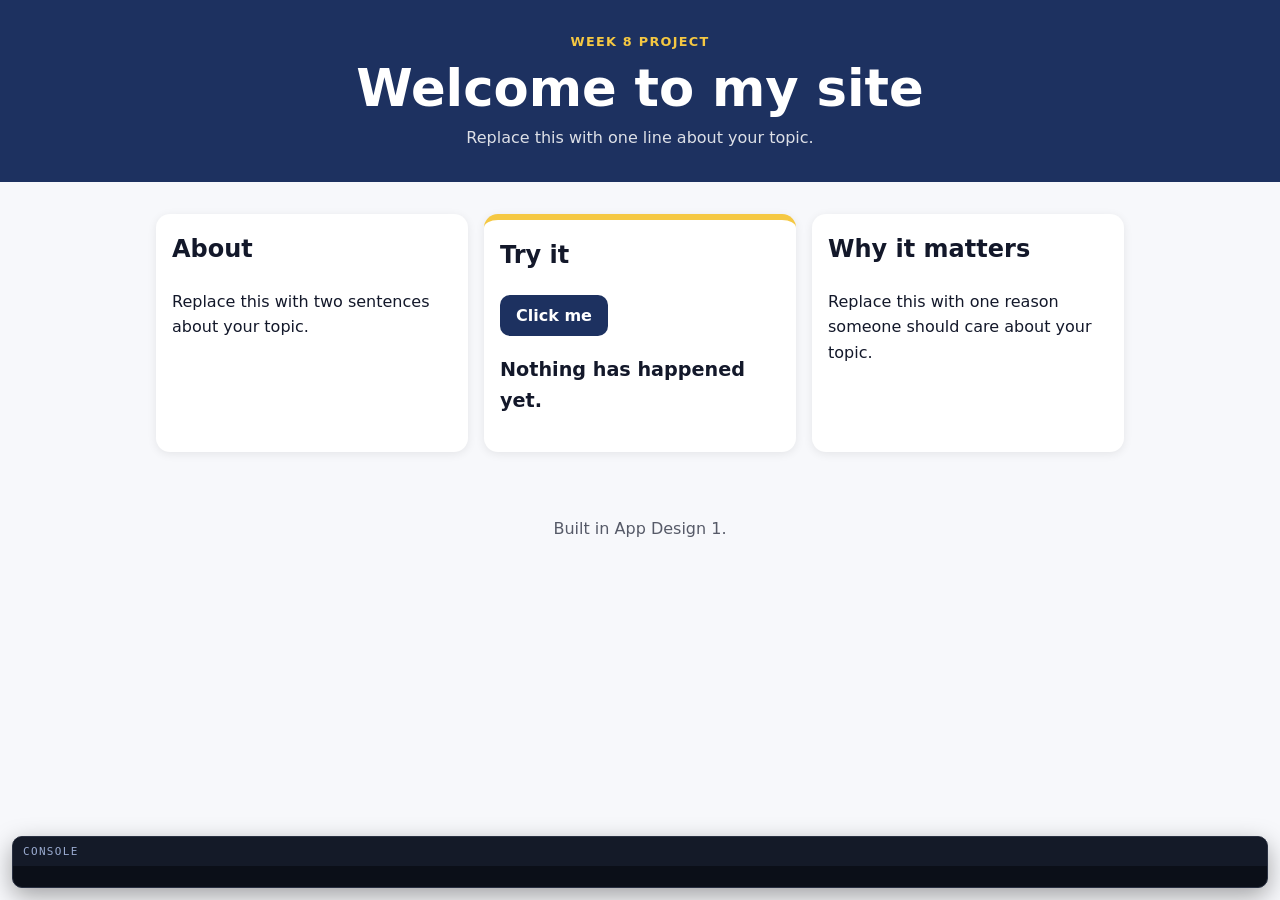
<file: week-08/my-site/index.html>
<!doctype html>
<html lang="en">
<head>
  <meta charset="utf-8">
  <meta name="viewport" content="width=device-width, initial-scale=1">
  <!-- DAY 1 · TODO 1: change the title to your topic -->
  <title>My Site</title>
  <link rel="stylesheet" href="styles.css">
  <!-- The console panel: shows console.log messages and errors at the bottom of the page,
       because school Chromebooks block the browser's own console.
       DAY 4: delete this one line before you ship, so your live site shows only your page. -->
  <script src="console-panel.js" defer></script>
  <!-- This line connects your JavaScript. "defer" means: wait until the page has loaded, then run it. Do not delete it. -->
  <script src="script.js" defer></script>
</head>
<body>
  <!--
    MY CONTRACT FOR THE WEEK  (DAY 1 · TODO 2 — fill in all four, then save)
    My topic:
    My colours:
    My headline:
    The one thing only my site does:
  -->

  <header class="top">
    <p class="kicker">Week 8 project</p>
    <!-- DAY 1 · TODO 3: your headline, in your own words -->
    <h1>Welcome to my site</h1>
    <!-- DAY 1 · TODO 4: one line that tells a stranger what this page is about -->
    <p class="tagline">Replace this with one line about your topic.</p>
  </header>

  <main class="cards">
    <section class="card">
      <h2>About</h2>
      <p>Replace this with two sentences about your topic.</p>
    </section>

    <section class="card feature">
      <h2>Try it</h2>
      <!-- DAY 2: this is your button. Its id, "action", is how JavaScript finds it. -->
      <button id="action" type="button">Click me</button>
      <!-- DAY 2: JavaScript writes into this paragraph. Its id is "output". -->
      <p id="output">Nothing has happened yet.</p>
    </section>

    <section class="card">
      <h2>Why it matters</h2>
      <p>Replace this with one reason someone should care about your topic.</p>
    </section>
  </main>

  <footer class="bottom">
    <p>Built in App Design 1.</p>
  </footer>
</body>
</html>
</file>
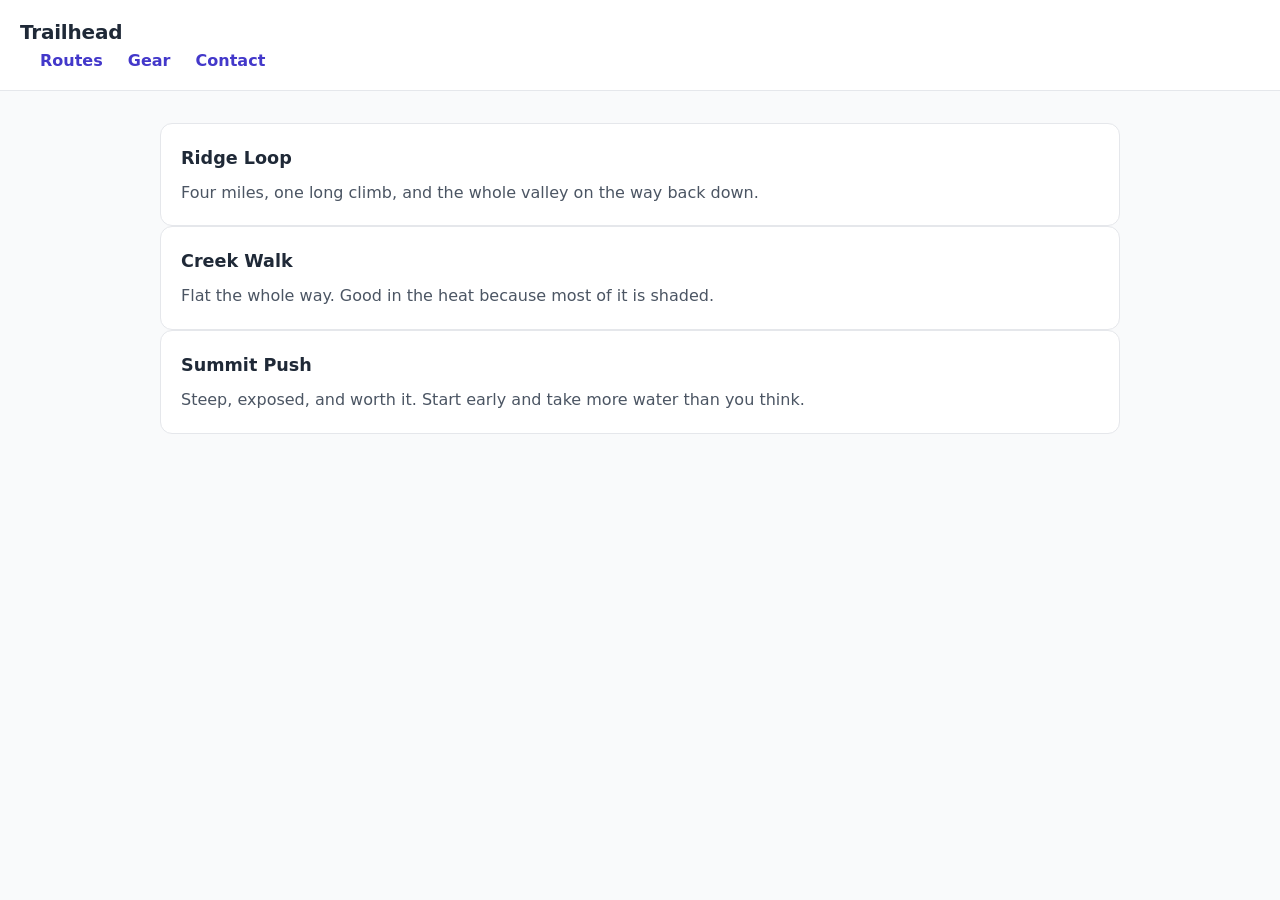
<file: day-24/starter.html>
<!doctype html>
<html lang="en">
<head>
  <meta charset="utf-8">
  <meta name="viewport" content="width=device-width,initial-scale=1">
  <title>Trailhead — starter</title>
  <link rel="stylesheet" href="styles.css">
</head>
<body>

  <!-- Do not change this HTML. Everything you need to do happens in styles.css. -->

  <header class="site-header">
    <div class="logo">Trailhead</div>
    <nav class="nav">
      <a href="#">Routes</a>
      <a href="#">Gear</a>
      <a href="#">Contact</a>
    </nav>
  </header>

  <main>
    <section class="cards">
      <article class="card">
        <h2>Ridge Loop</h2>
        <p>Four miles, one long climb, and the whole valley on the way back down.</p>
      </article>
      <article class="card">
        <h2>Creek Walk</h2>
        <p>Flat the whole way. Good in the heat because most of it is shaded.</p>
      </article>
      <article class="card">
        <h2>Summit Push</h2>
        <p>Steep, exposed, and worth it. Start early and take more water than you think.</p>
      </article>
    </section>
  </main>

</body>
</html>
</file>
<file: styles.css>
:root {
  --bg: #07111f;
  --bg-2: #0d1f33;
  --panel: rgba(17, 24, 39, 0.45);
  --panel-strong: rgba(11, 17, 28, 0.73);
  --line: rgba(255, 255, 255, 0.12);
  --text: #eaf2ff;
  --muted: #a6b7d1;
  --accent: #7dd3fc;
  --accent-2: #c084fc;
  --accent-3: #5eead4;
  --shadow: 0 32px 80px rgba(3, 7, 18, 0.55);
  --radius: 28px;
}

* {
  box-sizing: border-box;
}

html {
  scroll-behavior: smooth;
}

body {
  margin: 0;
  min-height: 100vh;
  font-family: "Inter", sans-serif;
  background:
    radial-gradient(circle at top left, rgba(125, 211, 252, 0.16), transparent 28%),
    radial-gradient(circle at bottom right, rgba(192, 132, 252, 0.12), transparent 30%),
    linear-gradient(135deg, var(--bg) 0%, var(--bg-2) 50%, #0b1220 100%);
  color: var(--text);
  position: relative;
  overflow-x: hidden;
}

img {
  max-width: 100%;
  display: block;
}

a {
  color: inherit;
  text-decoration: none;
}

.page-glow {
  position: fixed;
  width: 32rem;
  height: 32rem;
  border-radius: 50%;
  filter: blur(90px);
  opacity: 0.3;
  pointer-events: none;
  z-index: 0;
  animation: floatGlow 12s ease-in-out infinite alternate;
}

.glow-one {
  background: rgba(125, 211, 252, 0.28);
  top: 4rem;
  left: -8rem;
}

.glow-two {
  background: rgba(192, 132, 252, 0.2);
  right: -8rem;
  bottom: 2rem;
  animation-delay: 2s;
}

.page-shell {
  position: relative;
  z-index: 1;
  width: min(1180px, calc(100% - 32px));
  margin: 28px auto 48px;
}

.glass-panel,
.card {
  background: rgba(15, 23, 42, 0.5);
  border: 1px solid var(--line);
  box-shadow: var(--shadow);
  -webkit-backdrop-filter: blur(18px);
  backdrop-filter: blur(18px);
}

.topbar {
  display: flex;
  align-items: center;
  justify-content: space-between;
  gap: 1.25rem;
  padding: 18px 24px;
  border-radius: 22px;
  margin-bottom: 28px;
}

.brand-block {
  display: flex;
  align-items: center;
  gap: 0.9rem;
}

.brand-mark {
  display: grid;
  place-items: center;
  width: 42px;
  height: 42px;
  border-radius: 14px;
  background: linear-gradient(135deg, var(--accent), var(--accent-2));
  color: #06131d;
  font-weight: 800;
  font-size: 0.9rem;
  box-shadow: 0 10px 28px rgba(125, 211, 252, 0.4);
}

.brand-name {
  margin: 0;
  font-size: 0.92rem;
  font-weight: 700;
  letter-spacing: 0.04em;
  text-transform: uppercase;
}

.brand-tag {
  color: var(--muted);
  font-size: 0.74rem;
}

.nav {
  display: flex;
  align-items: center;
  gap: 1.5rem;
  flex-wrap: wrap;
}

.nav a {
  color: var(--muted);
  font-size: 0.9rem;
  transition: color 180ms ease;
}

.nav a:hover,
.nav a:focus-visible {
  color: var(--text);
}

.bento-grid {
  display: grid;
  grid-template-columns: 1.45fr 0.9fr;
  gap: 22px;
}

.card {
  border-radius: var(--radius);
  padding: 28px;
  position: relative;
  overflow: hidden;
  transition: transform 240ms ease, border-color 240ms ease, box-shadow 240ms ease;
}

.card::before {
  content: "";
  position: absolute;
  inset: 0;
  background: linear-gradient(135deg, rgba(255, 255, 255, 0.08), transparent 32%, transparent 100%);
  pointer-events: none;
}

.card:hover {
  border-color: rgba(125, 211, 252, 0.4);
  box-shadow: 0 28px 72px rgba(2, 6, 23, 0.7);
}

.hero {
  min-height: 420px;
  display: flex;
  flex-direction: column;
  justify-content: center;
  background: linear-gradient(135deg, rgba(11, 17, 28, 0.78), rgba(15, 23, 42, 0.5));
}

.eyebrow,
.label {
  margin: 0 0 1rem;
  color: var(--accent);
  text-transform: uppercase;
  letter-spacing: 0.18em;
  font-size: 0.72rem;
  font-weight: 700;
}

h1 {
  margin: 0;
  max-width: 640px;
  font-size: clamp(2.5rem, 4vw, 4.5rem);
  line-height: 0.94;
  letter-spacing: -0.065em;
}

.lede {
  max-width: 620px;
  margin: 1.4rem 0 0;
  color: var(--muted);
  font-size: 1.04rem;
  line-height: 1.7;
}

.cta-row {
  display: flex;
  align-items: center;
  flex-wrap: wrap;
  gap: 0.9rem;
  margin-top: 2rem;
}

.button {
  display: inline-flex;
  align-items: center;
  justify-content: center;
  padding: 0.95rem 1.35rem;
  border-radius: 999px;
  font-weight: 700;
  letter-spacing: -0.02em;
  transition: transform 180ms ease, box-shadow 180ms ease;
}

.button:hover {
  transform: translateY(-2px);
}

.button.primary {
  background: linear-gradient(135deg, var(--accent), var(--accent-3));
  color: #081425;
  box-shadow: 0 18px 32px rgba(94, 234, 212, 0.22);
}

.button.secondary {
  border: 1px solid var(--line);
  background: rgba(255, 255, 255, 0.02);
  color: var(--text);
}

.metric-list {
  list-style: none;
  display: flex;
  align-items: stretch;
  gap: 1rem;
  padding: 0;
  margin: 2rem 0 0;
  flex-wrap: wrap;
}

.metric-list li {
  min-width: 120px;
  padding: 1rem 1.1rem;
  border-radius: 18px;
  background: rgba(255, 255, 255, 0.02);
  border: 1px solid rgba(255, 255, 255, 0.06);
}

.metric-list strong {
  display: block;
  font-size: 1.6rem;
  line-height: 1;
  margin-bottom: 0.4rem;
}

.metric-list span {
  color: var(--muted);
  font-size: 0.82rem;
}

.profile {
  display: flex;
  flex-direction: column;
  justify-content: space-between;
  padding-top: 24px;
}

.avatar-wrap {
  position: relative;
  display: grid;
  place-items: center;
  margin: 0 auto 1.25rem;
  width: 180px;
  height: 180px;
}

.avatar-orbit {
  position: absolute;
  inset: 0;
  border-radius: 50%;
  background: conic-gradient(from 140deg, rgba(125, 211, 252, 0.4), rgba(192, 132, 252, 0.3), rgba(94, 234, 212, 0.4), rgba(125, 211, 252, 0.4));
  animation: spin 12s linear infinite;
  filter: blur(8px);
  opacity: 0.8;
}

.avatar {
  position: relative;
  z-index: 1;
  display: grid;
  place-items: center;
  width: 130px;
  height: 130px;
  border-radius: 50%;
  background: linear-gradient(135deg, rgba(125, 211, 252, 0.32), rgba(192, 132, 252, 0.24));
  border: 1px solid rgba(255, 255, 255, 0.18);
  font-weight: 800;
  letter-spacing: 0.08em;
  font-size: 2.2rem;
  color: var(--text);
}

.profile-copy h2 {
  margin: 0.2rem 0 0.75rem;
  font-size: clamp(1.5rem, 2vw, 2rem);
  line-height: 1.1;
  letter-spacing: -0.05em;
}

.profile-copy p {
  margin: 0;
  color: var(--muted);
  line-height: 1.75;
}

.presence {
  display: inline-flex;
  align-items: center;
  gap: 0.55rem;
  width: fit-content;
  padding: 0.75rem 1rem;
  border-radius: 999px;
  background: rgba(94, 234, 212, 0.08);
  border: 1px solid rgba(94, 234, 212, 0.2);
  color: #d8fff8;
  font-size: 0.82rem;
  font-weight: 600;
}

.presence i {
  width: 9px;
  height: 9px;
  border-radius: 50%;
  background: var(--accent-3);
  display: inline-block;
  box-shadow: 0 0 16px rgba(94, 234, 212, 0.9);
  animation: pulse 1.8s ease-in-out infinite;
}

.focus,
.skills,
.timeline,
.contact {
  min-height: 260px;
}

.section-head {
  margin-bottom: 1.5rem;
}

.section-head h3 {
  margin: 0;
  font-size: clamp(1.5rem, 2vw, 2.2rem);
  letter-spacing: -0.05em;
}

.project-list {
  display: grid;
  gap: 1rem;
}

.project-list article {
  padding: 1rem 1rem 0.85rem;
  border-radius: 18px;
  background: rgba(255, 255, 255, 0.02);
  border: 1px solid rgba(255, 255, 255, 0.06);
}

.project-tag {
  display: inline-block;
  margin-bottom: 0.55rem;
  padding: 0.4rem 0.7rem;
  border-radius: 999px;
  background: rgba(125, 211, 252, 0.08);
  color: var(--accent);
  font-size: 0.7rem;
  font-weight: 700;
  letter-spacing: 0.08em;
  text-transform: uppercase;
}

.project-list h4 {
  margin: 0 0 0.4rem;
  font-size: 1.05rem;
}

.project-list p {
  margin: 0;
  color: var(--muted);
  line-height: 1.6;
}

.pill-grid {
  display: flex;
  flex-wrap: wrap;
  gap: 0.75rem;
}

.pill-grid span {
  display: inline-flex;
  align-items: center;
  justify-content: center;
  padding: 0.75rem 0.9rem;
  border-radius: 999px;
  background: rgba(255, 255, 255, 0.03);
  border: 1px solid rgba(255, 255, 255, 0.06);
  color: var(--text);
  font-weight: 600;
  font-size: 0.88rem;
}

.timeline-list {
  list-style: none;
  margin: 0;
  padding: 0;
  display: grid;
  gap: 1.2rem;
}

.timeline-list li {
  display: grid;
  grid-template-columns: 18px 1fr;
  gap: 0.9rem;
  align-items: start;
}

.time-dot {
  position: relative;
  width: 12px;
  height: 12px;
  margin-top: 0.4rem;
  border-radius: 50%;
  background: linear-gradient(135deg, var(--accent), var(--accent-2));
  box-shadow: 0 0 20px rgba(125, 211, 252, 0.7);
}

.timeline-list strong {
  display: block;
  margin-bottom: 0.2rem;
  font-size: 1.02rem;
}

.timeline-list p {
  margin: 0;
  color: var(--muted);
  line-height: 1.7;
}

.contact-copy {
  margin: 0;
  color: var(--muted);
  line-height: 1.75;
}

.contact-links {
  display: flex;
  flex-wrap: wrap;
  gap: 1rem;
  margin-top: 1.5rem;
}

.contact-links a {
  display: inline-flex;
  align-items: center;
  gap: 0.4rem;
  padding: 0.75rem 1rem;
  border-radius: 999px;
  border: 1px solid var(--line);
  background: rgba(255, 255, 255, 0.02);
  font-weight: 600;
}

.site-footer {
  margin-top: 24px;
  padding: 1rem 1.3rem;
  border-radius: 18px;
  display: flex;
  justify-content: center;
  align-items: center;
}

.site-footer p {
  margin: 0;
  color: var(--muted);
  font-size: 0.82rem;
  letter-spacing: 0.06em;
  text-transform: uppercase;
}

.reveal {
  opacity: 0;
  transform: translateY(18px) scale(0.985);
  transition: opacity 500ms ease, transform 500ms ease;
}

.reveal.is-visible {
  opacity: 1;
  transform: translateY(0) scale(1);
}

@keyframes pulse {

  0%,
  100% {
    transform: scale(1);
    opacity: 1;
  }

  50% {
    transform: scale(1.3);
    opacity: 0.75;
  }
}

@keyframes spin {
  from {
    transform: rotate(0deg);
  }

  to {
    transform: rotate(360deg);
  }
}

@keyframes floatGlow {
  0% {
    transform: translate3d(0, 0, 0) scale(1);
  }

  100% {
    transform: translate3d(20px, -20px, 0) scale(1.15);
  }
}

@media (max-width: 880px) {
  .bento-grid {
    grid-template-columns: 1fr;
  }

  .hero {
    min-height: auto;
  }
}

@media (max-width: 640px) {
  .page-shell {
    width: min(100% - 20px, 1180px);
    margin-top: 20px;
  }

  .topbar {
    flex-direction: column;
    align-items: flex-start;
  }

  .nav {
    gap: 0.9rem 1rem;
  }

  .card {
    padding: 22px 18px;
  }

  h1 {
    letter-spacing: -0.05em;
  }

  .metric-list {
    display: grid;
    grid-template-columns: repeat(3, minmax(0, 1fr));
  }

  .metric-list li {
    min-width: 0;
  }
}

@media (prefers-reduced-motion: reduce) {

  *,
  *::before,
  *::after {
    animation: none !important;
    transition: none !important;
    scroll-behavior: auto !important;
  }

  .reveal {
    opacity: 1;
    transform: none;
  }
}
</file>
<file: assignments/01-this-is-me/styles.css>
/* ═══════════════════════════════════════════════════════════════════════════
   styles.css — how the page LOOKS.
   This is the file you will spend the most time in.

   Everything below is grouped and labelled. You can change any value.
   If you break something badly, delete what you changed and save again.
   ═══════════════════════════════════════════════════════════════════════ */


/* ── THE THEMES ────────────────────────────────────────────────────────────
   Six colour schemes. The buttons at the top switch between them by changing
   data-theme on the <html> tag, and each block below fills in the same six
   names with different colours.

   TODO 11 — Pick your favourite theme, then change ITS colours to yours.
   Use https://coolors.co if you want help choosing.                        */

[data-theme="midnight"] {
  --bg:        #0f1420;   /* page background      */
  --surface:   #1a2131;   /* cards and boxes      */
  --text:      #e9edf5;   /* main writing         */
  --muted:     #94a2bd;   /* quieter writing      */
  --accent:    #4dd4ff;   /* buttons, highlights  */
  --accent-2:  #ffd166;   /* a second highlight   */
  --line:      #2a3348;   /* borders              */
}
[data-theme="paper"] {
  --bg: #f6f5f1; --surface: #ffffff; --text: #16181d; --muted: #5d6470;
  --accent: #2f6df6; --accent-2: #e0562f; --line: #dcd9d2;
}
[data-theme="sunset"] {
  --bg: #1b1020; --surface: #2a1730; --text: #ffeaf3; --muted: #c79bb4;
  --accent: #ff6b9d; --accent-2: #ffb86b; --line: #45264f;
}
[data-theme="forest"] {
  --bg: #0d1a14; --surface: #14261d; --text: #e6f4ea; --muted: #8fb5a0;
  --accent: #4ade80; --accent-2: #fbbf24; --line: #21382b;
}
[data-theme="candy"] {
  --bg: #fff5fb; --surface: #ffffff; --text: #2b1b2b; --muted: #7c6280;
  --accent: #d946ef; --accent-2: #22d3ee; --line: #f2dcec;
}
[data-theme="mono"] {
  --bg: #ffffff; --surface: #fafafa; --text: #111111; --muted: #666666;
  --accent: #111111; --accent-2: #666666; --line: #e2e2e2;
}


/* ── THE TYPEFACES ─────────────────────────────────────────────────────────
   The Type buttons swap data-font on <html>. These are system fonts, so they
   load instantly and work offline.                                          */

[data-font="sans"]  { --face: system-ui, -apple-system, "Segoe UI", Roboto, sans-serif; }
[data-font="serif"] { --face: Georgia, "Iowan Old Style", "Times New Roman", serif; }
[data-font="mono"]  { --face: ui-monospace, "Cascadia Code", Consolas, monospace; }


/* ── THE BASICS ────────────────────────────────────────────────────────────
   TODO 12 — Try changing --radius to 0 for sharp corners, or 24px for round. */

:root { --radius: 14px; --pad: 20px; --max: 860px; }

* { box-sizing: border-box; }

body {
  margin: 0;
  background: var(--bg);
  color: var(--text);
  font-family: var(--face);
  font-size: 17px;
  line-height: 1.65;
  /* transition makes the theme change fade instead of snap */
  transition: background .25s ease, color .25s ease;
}

main { max-width: var(--max); margin: 0 auto; padding: 0 var(--pad); }

section { padding: 48px 0; border-bottom: 1px solid var(--line); }
section:last-of-type { border-bottom: 0; }


/* ── HEADINGS AND TEXT ─────────────────────────────────────────────────────
   TODO 13 — Make the h1 bigger or smaller. clamp() means: never below the
   first number, never above the last, and it scales in between.             */

h1 { font-size: clamp(38px, 8vw, 68px); line-height: 1.05; margin: 8px 0 14px; }
h2 { font-size: clamp(22px, 4vw, 30px); margin: 0 0 6px; }
h3 { font-size: 18px; margin: 10px 0 6px; }

.eyebrow {
  font-size: 13px; letter-spacing: .14em; text-transform: uppercase;
  color: var(--accent); margin: 0;
}
.lede { font-size: 19px; color: var(--muted); max-width: 52ch; }
.section-note { color: var(--muted); font-size: 15px; margin: 0 0 18px; }


/* ── THE HERO ──────────────────────────────────────────────────────────── */

.hero { padding: 64px 0 48px; }
.hero-actions { display: flex; gap: 10px; flex-wrap: wrap; margin-top: 22px; }

.btn {
  display: inline-block; padding: 11px 20px; border-radius: 999px;
  text-decoration: none; font-size: 15px; font-weight: 600;
  transition: transform .15s ease;
}
.btn:hover { transform: translateY(-2px); }
.btn-solid { background: var(--accent); color: var(--bg); }
.btn-ghost { border: 1px solid var(--line); color: var(--text); }


/* ── THE CARDS ─────────────────────────────────────────────────────────────
   The Layout buttons change data-layout, and the three rules below decide
   how the cards arrange themselves.                                         */

.grid { display: grid; gap: 14px; }
[data-layout="stack"] .grid { grid-template-columns: 1fr; }
[data-layout="split"] .grid { grid-template-columns: repeat(auto-fit, minmax(240px, 1fr)); }
[data-layout="cards"] .grid { grid-template-columns: repeat(auto-fit, minmax(170px, 1fr)); }

.card {
  background: var(--surface); border: 1px solid var(--line);
  border-radius: var(--radius); padding: 18px;
  /* these two lines are the fade-in — app.js adds .is-in when you scroll */
  opacity: 0; transform: translateY(10px);
  transition: opacity .5s ease, transform .5s ease, border-color .2s;
}
.card.is-in { opacity: 1; transform: none; }
.card:hover { border-color: var(--accent); }
.card-icon { font-size: 26px; }
.card p { color: var(--muted); font-size: 15.5px; margin-bottom: 0; }


/* ── THE NOW LIST ──────────────────────────────────────────────────────── */

.nowlist { list-style: none; padding: 0; margin: 0;
  display: flex; flex-direction: column; gap: 2px; }
.nowlist li {
  display: flex; gap: 14px; align-items: baseline;
  padding: 11px 0; border-bottom: 1px dashed var(--line);
}
.now-k { color: var(--muted); font-size: 14px; min-width: 110px; }
.now-v { font-weight: 600; }


/* ── THE PICKERS ───────────────────────────────────────────────────────── */

.picker { display: flex; align-items: center; gap: 10px; flex-wrap: wrap;
  padding: 12px 0; }
.picker-q { min-width: 200px; color: var(--muted); }
.picker button {
  font: inherit; font-size: 15px; padding: 8px 16px; cursor: pointer;
  background: var(--surface); color: var(--text);
  border: 1px solid var(--line); border-radius: 999px;
  transition: border-color .15s, background .15s;
}
.picker button:hover { border-color: var(--accent); }
.picker button.is-picked { background: var(--accent); color: var(--bg);
  border-color: var(--accent); }


/* ── THE QUOTE ─────────────────────────────────────────────────────────── */

blockquote {
  margin: 0; padding: 20px 24px; background: var(--surface);
  border-left: 4px solid var(--accent-2); border-radius: 0 var(--radius) var(--radius) 0;
}
blockquote p { font-size: 21px; margin: 0 0 8px; }
cite { color: var(--muted); font-style: normal; font-size: 15px; }


/* ── THE CONTROL BAR ───────────────────────────────────────────────────────
   You can restyle this, but do not delete it — the buttons are how the
   page changes.                                                             */

.controls {
  position: sticky; top: 0; z-index: 10;
  display: flex; gap: 22px; align-items: center; flex-wrap: wrap;
  padding: 12px var(--pad);
  background: var(--surface); border-bottom: 1px solid var(--line);
}
.controls-label { font-size: 12px; letter-spacing: .14em; text-transform: uppercase;
  color: var(--muted); }
.control { display: flex; align-items: center; gap: 8px; }
.control-name { font-size: 12px; color: var(--muted); }

.swatches { display: flex; gap: 6px; }
.sw { width: 22px; height: 22px; border-radius: 6px; cursor: pointer;
  border: 2px solid transparent; }
.sw.is-on { border-color: var(--text); }
.sw-midnight { background: #0f1420; } .sw-paper { background: #f6f5f1; }
.sw-sunset   { background: #ff6b9d; } .sw-forest { background: #4ade80; }
.sw-candy    { background: #d946ef; } .sw-mono   { background: #ffffff;
  box-shadow: inset 0 0 0 1px #ccc; }

.pills { display: flex; gap: 5px; }
.pills button {
  font: inherit; font-size: 13px; padding: 5px 12px; cursor: pointer;
  background: transparent; color: var(--muted);
  border: 1px solid var(--line); border-radius: 999px;
}
.pills button.is-on { background: var(--accent); color: var(--bg);
  border-color: var(--accent); }


/* ── THE FOOTER ────────────────────────────────────────────────────────── */

footer { max-width: var(--max); margin: 0 auto; padding: 32px var(--pad) 56px;
  color: var(--muted); font-size: 14px; }


/* ── PHONES ────────────────────────────────────────────────────────────────
   Anything inside this block only applies on screens under 600px wide.
   TODO 14 — Open your page on your phone and see if anything looks wrong.  */

@media (max-width: 600px) {
  body { font-size: 16px; }
  section { padding: 34px 0; }
  .hero { padding: 40px 0 30px; }
  .now-k { min-width: 90px; }
  .controls { gap: 14px; }
}


/* ── ACCESSIBILITY ─────────────────────────────────────────────────────────
   Some people set their device to reduce motion. This turns the animations
   off for them. Leave it in.                                               */

/* Printing: no animation runs, so force everything visible. A printed page with
   three empty boxes is the worst possible version of this assignment. */
@media print {
  .card { opacity: 1 !important; transform: none !important; }
  .controls { display: none; }
  body { background: #fff; color: #000; }
}

@media (prefers-reduced-motion: reduce) {
  * { transition: none !important; animation: none !important; }
  .card { opacity: 1; transform: none; }
}
</file>
<file: week-08/day-2/styles.css>
:root {
  --bg-dark: #0b1020;
  --bg-mid: #1a2342;
  --card: rgba(14, 22, 38, 0.9);
  --card-border: rgba(128, 175, 255, 0.4);
  --accent: #7ef9ff;
  --accent-2: #8d7dff;
  --text: #edf6ff;
  --muted: #c6d5f3;
  --success: #7cffb7;
  --shadow: rgba(6, 10, 20, 0.45);
}

* {
  box-sizing: border-box;
}

body {
  margin: 0;
  min-height: 100vh;
  font-family: Arial, Helvetica, sans-serif;
  background: radial-gradient(circle at top, var(--bg-mid), var(--bg-dark));
  color: var(--text);
  display: grid;
  place-items: center;
  padding: 32px 16px;
}

.container {
  width: min(780px, 92vw);
}

.card {
  background: var(--card);
  border: 1px solid var(--card-border);
  border-radius: 22px;
  padding: 26px 24px;
  box-shadow: 0 18px 45px var(--shadow);
  margin-bottom: 20px;
}

.hero-card {
  text-align: center;
}

.eyebrow {
  margin: 0 0 10px;
  text-transform: uppercase;
  letter-spacing: 0.14em;
  color: var(--accent);
  font-size: 0.78rem;
  font-weight: 700;
}

h1 {
  margin: 0;
  font-size: clamp(2.2rem, 5vw, 4rem);
}

.subtitle {
  margin: 14px auto 0;
  max-width: 560px;
  color: var(--muted);
  font-size: 1.05rem;
}

.quote-card {
  display: flex;
  flex-direction: column;
  gap: 18px;
}

.quote {
  margin: 0;
  font-size: clamp(1.2rem, 2.5vw, 1.8rem);
  line-height: 1.5;
  color: var(--text);
}

.thumb-btn {
  align-self: flex-start;
  border: 0;
  border-radius: 999px;
  background: linear-gradient(135deg, var(--accent), var(--accent-2));
  color: #07111f;
  font-size: 1rem;
  font-weight: 700;
  padding: 14px 20px;
  cursor: pointer;
  display: inline-flex;
  align-items: center;
  gap: 10px;
  transition: transform 0.2s ease, box-shadow 0.2s ease;
  box-shadow: 0 12px 28px rgba(126, 249, 255, 0.22);
}

.thumb-btn:hover {
  transform: translateY(-2px) scale(1.02);
}

.thumb-btn.selected {
  background: linear-gradient(135deg, var(--success), var(--accent));
  box-shadow: 0 12px 28px rgba(124, 255, 183, 0.25);
}

.icon {
  font-size: 1.3rem;
}

.status {
  margin: 0;
  color: var(--muted);
  font-size: 1rem;
}

h2 {
  margin: 0 0 12px;
  font-size: 1.5rem;
}

pre {
  background: rgba(7, 16, 31, 0.9);
  border: 1px solid rgba(255, 255, 255, 0.08);
  border-radius: 14px;
  padding: 18px;
  color: #dfefff;
  overflow-x: auto;
  line-height: 1.8;
}

.explain {
  margin: 0;
  padding-left: 1.2rem;
  color: var(--muted);
  line-height: 1.8;
}

strong {
  color: var(--text);
}
</file>
<file: week-08/my-site/styles.css>
/* styles.css — the look of your Week 8 project.
   Last week's CSS is all here: variables, flexbox, a spacing scale, and states. */

/* ── DAY 1 · TODO 5: your colours ─────────────────────────────────────────
   Change these two to colours YOU picked. Everything on the page uses them. */
:root {
  --main: #1d3160;     /* the background of the header and the button */
  --accent: #f5c842;   /* the colour that pops */
  --text: #13182a;
  --paper: #f7f8fb;

  /* the spacing scale: use only these three */
  --space-s: 8px;
  --space-m: 16px;
  --space-l: 32px;
}

/* ── the page ───────────────────────────────────────────────────────────── */
* { box-sizing: border-box; }

body {
  margin: 0;
  font-family: system-ui, -apple-system, "Segoe UI", sans-serif;
  line-height: 1.6;
  color: var(--text);
  background: var(--paper);
}

.top {
  background: var(--main);
  color: white;
  padding: var(--space-l) var(--space-m);
  text-align: center;
}

.kicker {
  margin: 0;
  color: var(--accent);
  font-weight: 700;
  letter-spacing: 0.1em;
  text-transform: uppercase;
  font-size: 0.8rem;
}

.top h1 { margin: var(--space-s) 0; font-size: clamp(2rem, 6vw, 3.2rem); line-height: 1.1; }
.tagline { margin: 0; opacity: 0.85; }

/* ── the cards: flexbox from Week 7 ─────────────────────────────────────── */
.cards {
  display: flex;
  flex-wrap: wrap;
  gap: var(--space-m);
  padding: var(--space-l) var(--space-m);
  max-width: 1000px;
  margin: 0 auto;
}

.card {
  flex: 1 1 260px;
  background: white;
  border-radius: 14px;
  padding: var(--space-m);
  box-shadow: 0 2px 10px rgba(0, 0, 0, 0.08);
}

.card h2 { margin-top: 0; }

.feature { border-top: 6px solid var(--accent); }

/* ── the button, with its states ────────────────────────────────────────── */
#action {
  font: inherit;
  font-weight: 700;
  color: white;
  background: var(--main);
  border: 0;
  border-radius: 10px;
  padding: var(--space-s) var(--space-m);
  cursor: pointer;
}

/* DAY 4: give your button a hover state and a focus state here */

#output {
  font-size: 1.2rem;
  font-weight: 700;
}

.bottom {
  text-align: center;
  padding: var(--space-m);
  opacity: 0.7;
}
</file>
<file: day-24/styles.css>
/* ============================================================
   Trailhead — styles.css
   Everything you write today goes in this file.
   The base styling is already done. You are doing the LAYOUT.
   ============================================================ */

body{
  margin: 0;
  font-family: system-ui, -apple-system, "Segoe UI", sans-serif;
  color: #1f2937;
  background: #f9fafb;
  line-height: 1.6;
}

main{ max-width: 60rem; margin: 0 auto; padding: 2rem 1.25rem; }


/* ------------------------------------------------------------
   1. THE HEADER ROW
   Right now the logo and the nav are stacked on top of each other,
   because a div and a nav are both block elements.

   Make them sit on ONE row, with the logo hard left, the nav hard
   right, and both lined up through the middle.

   Ask yourself in this order:
     - which element is the CONTAINER? that is what gets display:flex
     - which axis is the main axis right now?
     - which property spaces things ALONG that axis?
     - which property lines things up ACROSS it?
   ------------------------------------------------------------ */

.site-header{
  background: #ffffff;
  border-bottom: 1px solid #e5e7eb;
  padding: 1rem 1.25rem;

  /* YOUR CODE HERE */

}

.logo{ font-weight: 800; font-size: 1.25rem; letter-spacing: -0.01em; }

.nav a{
  color: #4338ca;
  text-decoration: none;
  font-weight: 600;
  margin-left: 1.25rem;
}


/* ------------------------------------------------------------
   2. THE CARD ROW
   The three cards are stacked. Put them side by side, sharing the
   width evenly, with a real gap between them — not a margin.

   Two of these go on the CONTAINER and one goes on the CARDS.
   Work out which is which before you type anything.
   ------------------------------------------------------------ */

.cards{

  /* YOUR CODE HERE */

}

.card{
  background: #ffffff;
  border: 1px solid #e5e7eb;
  border-radius: 12px;
  padding: 1.25rem;

  /* YOUR CODE HERE — how does a card take an equal share? */

}

.card h2{ margin: 0 0 .5rem; font-size: 1.1rem; }
.card p{ margin: 0; color: #4b5563; }


/* ------------------------------------------------------------
   3. IF YOU FINISH EARLY
   Change .cards to flex-direction: column and look at what happens
   to the property you used to space them out. Then change it back.
   That one change is the whole lesson.
   ------------------------------------------------------------ */
</file>
